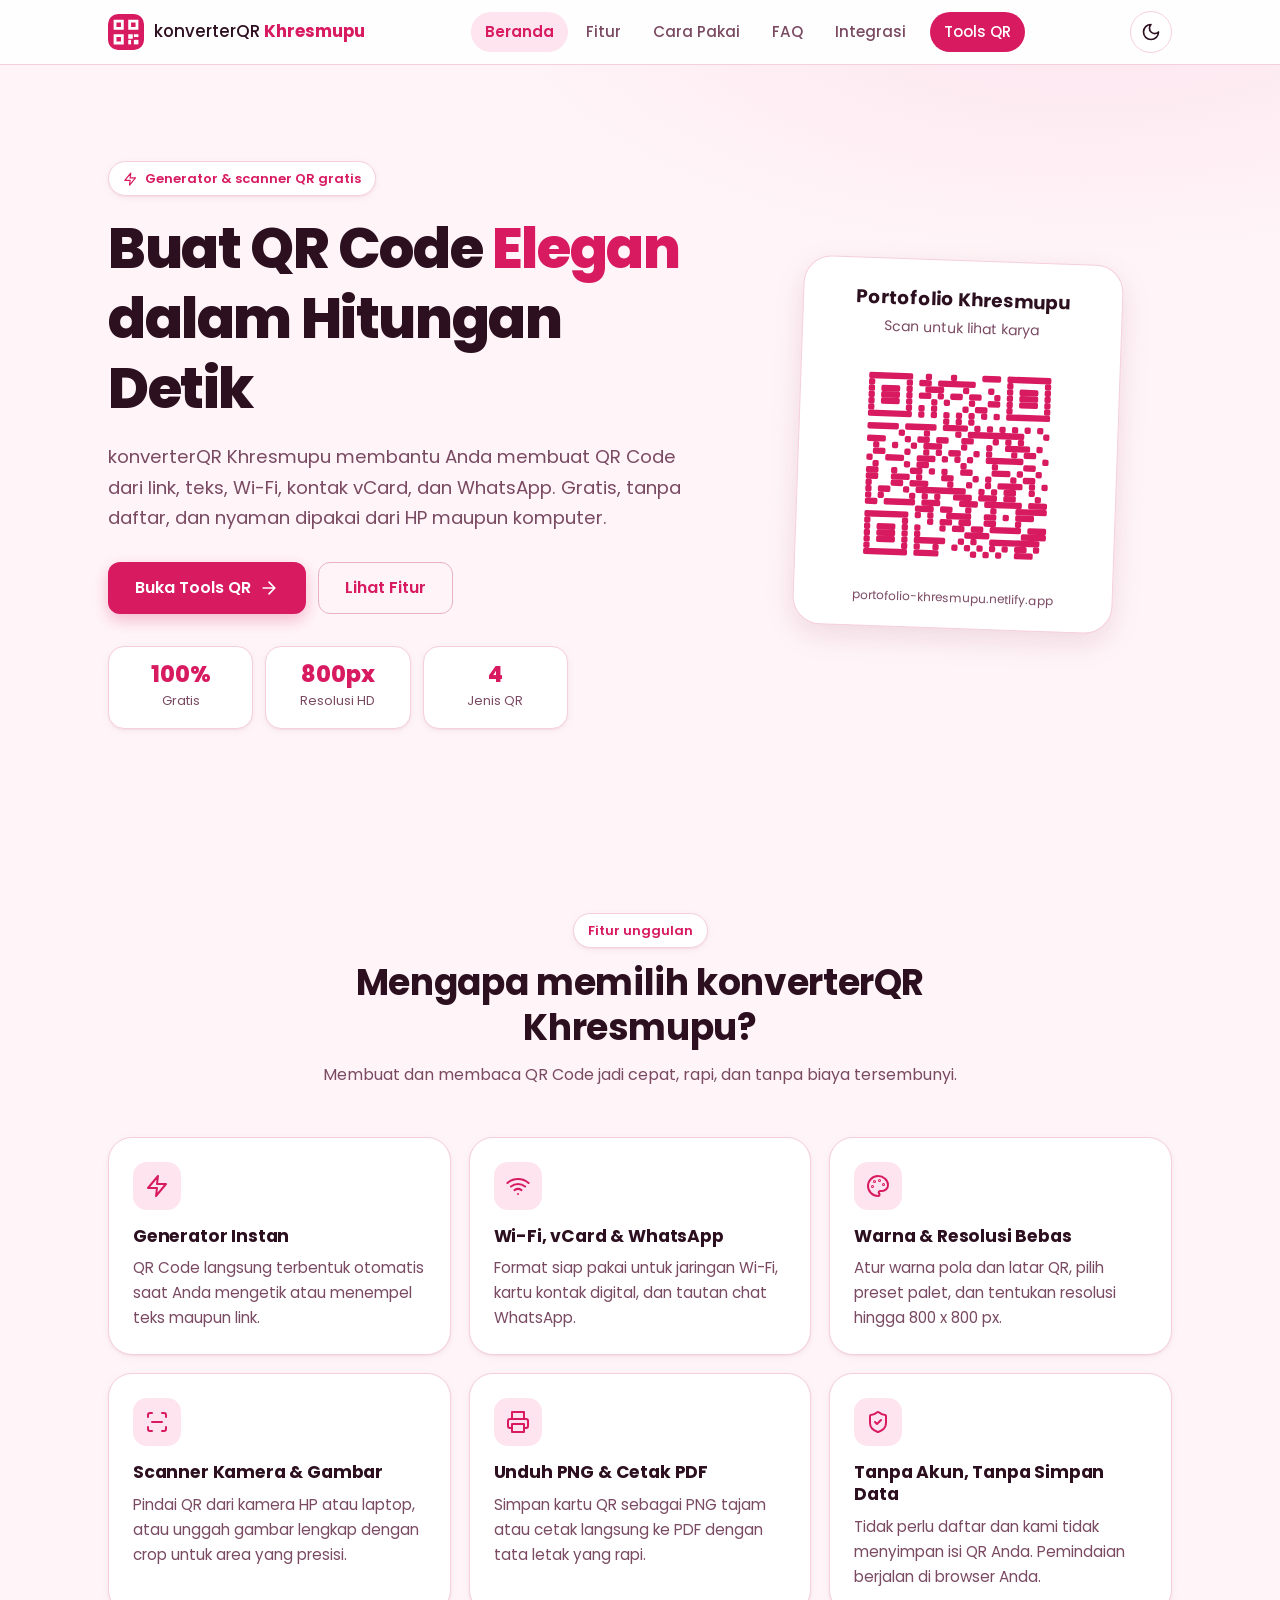
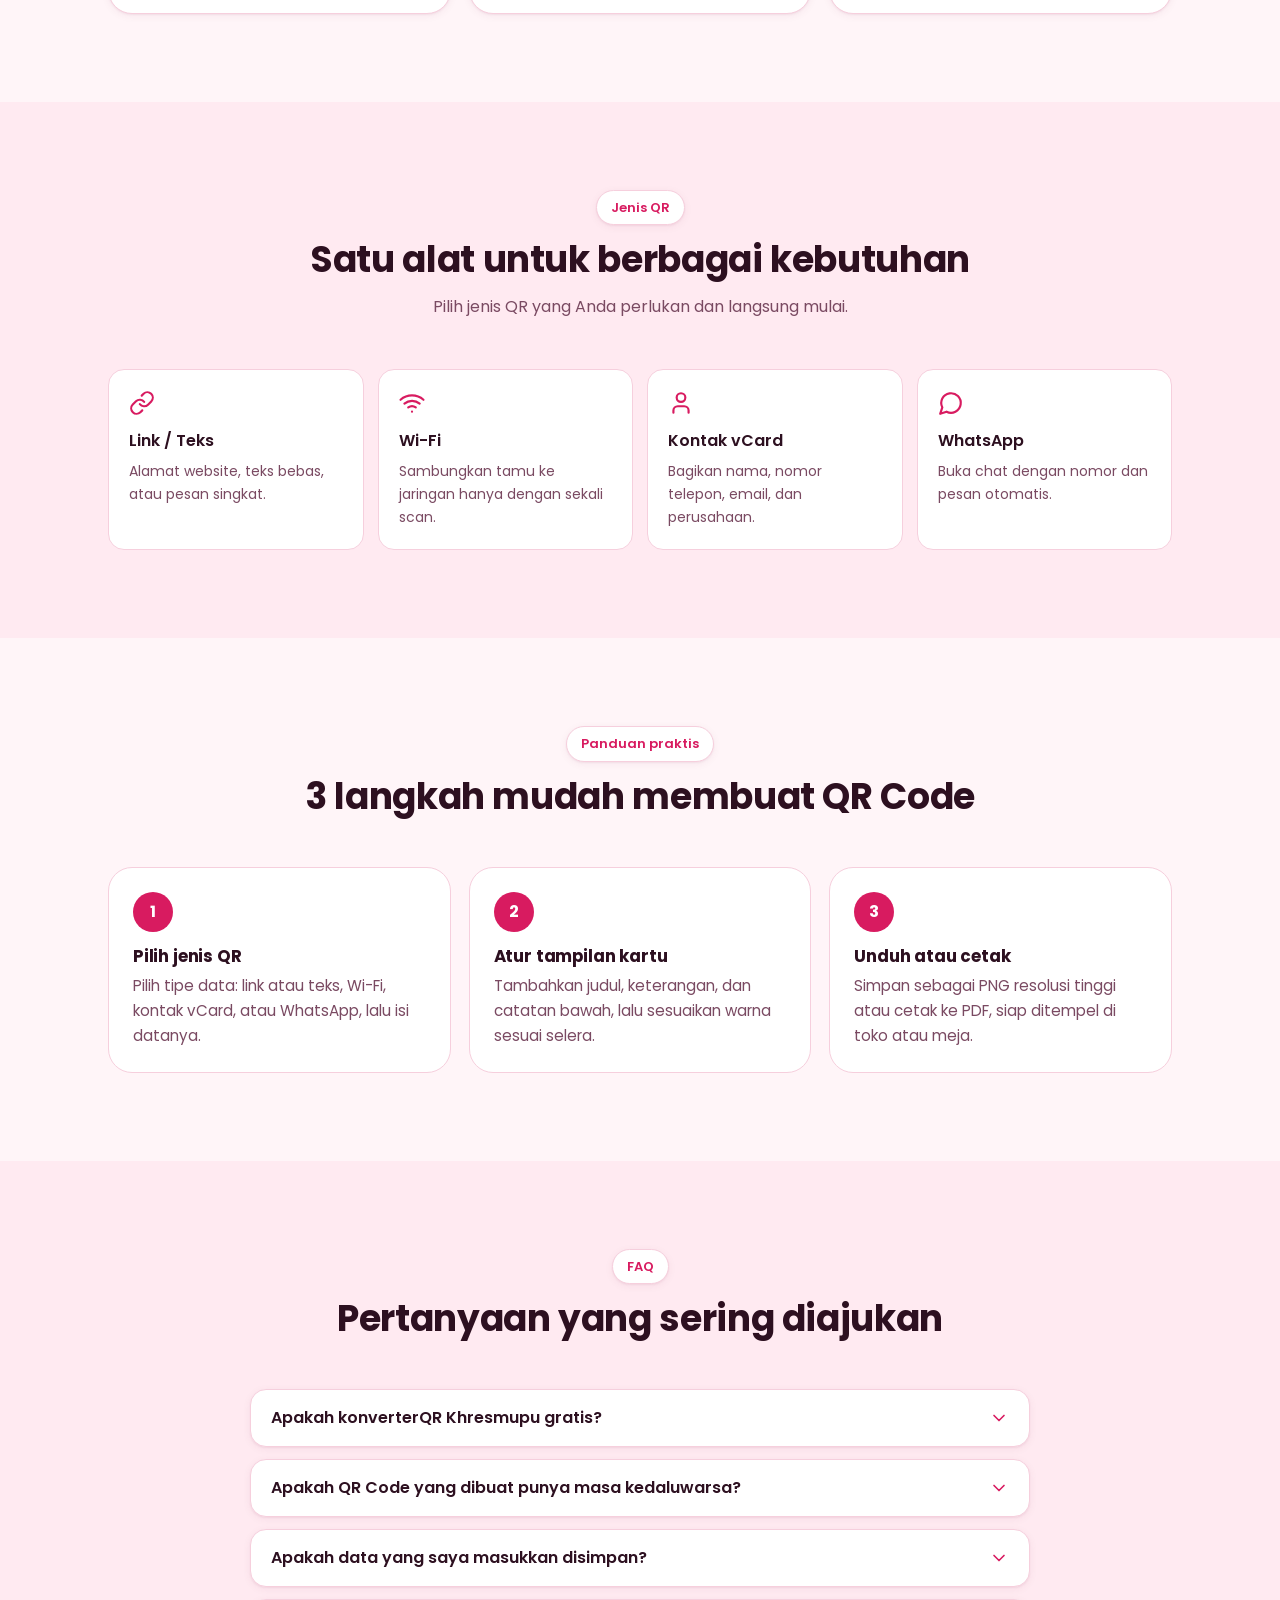
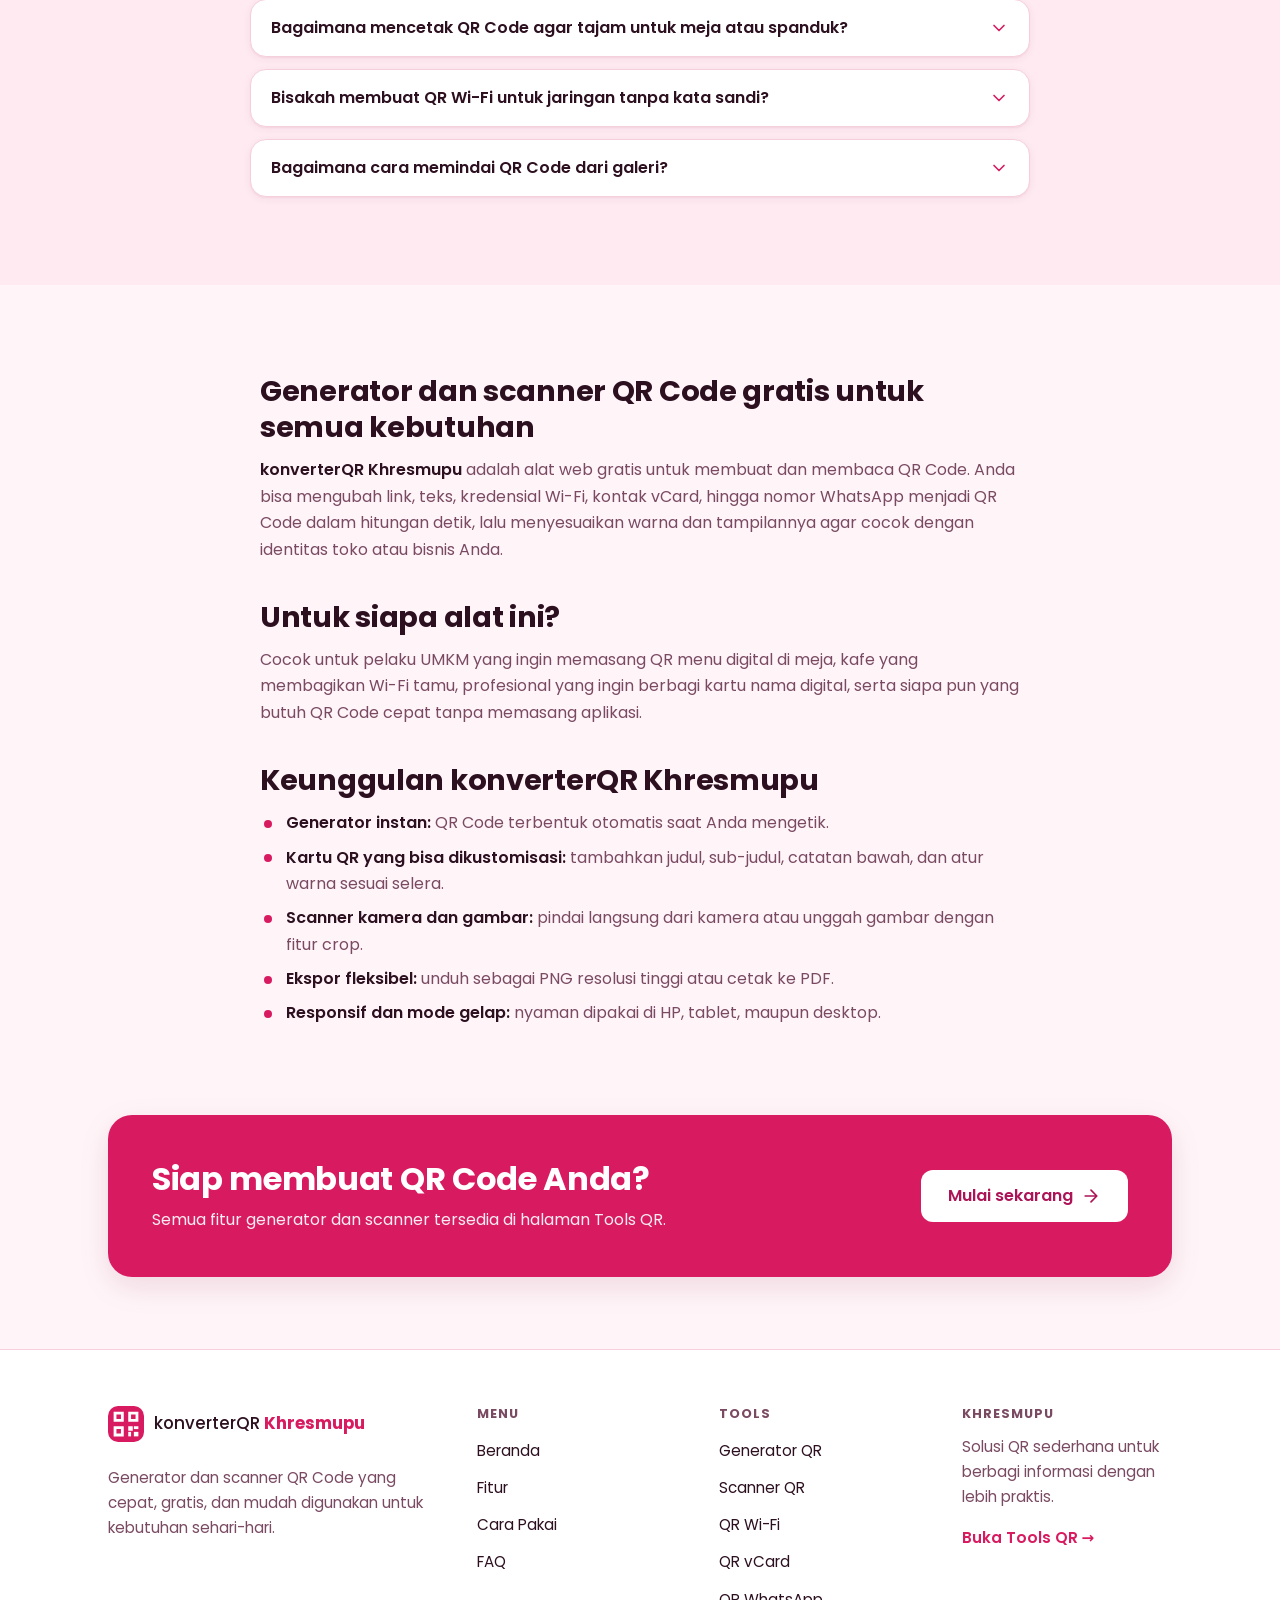
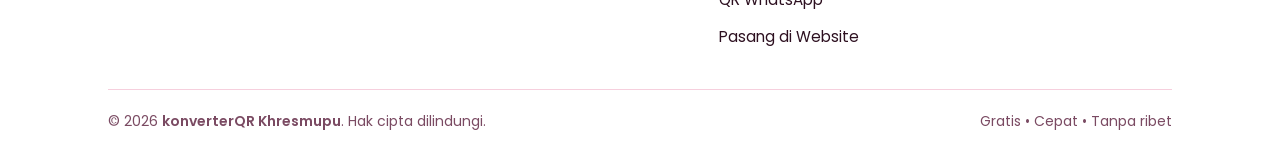
<file: index.html>
<!DOCTYPE html>
<html lang="id" data-theme="light">
<head>
<meta charset="UTF-8">
<meta name="viewport" content="width=device-width, initial-scale=1, viewport-fit=cover">
<title>konverterQR Khresmupu - Generator &amp; Scanner QR Code Gratis Online</title>
<meta name="description" content="Buat QR Code gratis dari link, teks, Wi-Fi, kontak vCard, dan WhatsApp. Kustomisasi warna, unduh PNG atau cetak PDF, plus scanner QR dari kamera dan gambar.">
<meta name="author" content="Khresmupu">
<meta name="robots" content="index, follow, max-snippet:-1, max-image-preview:large, max-video-preview:-1">
<meta name="google-site-verification" content="43ujvjixIp3CSea-qgEmuA0TVBsEQveTsdsb-GbOh_A">
<meta name="theme-color" content="#fff5f8" media="(prefers-color-scheme: light)">
<meta name="theme-color" content="#170710" media="(prefers-color-scheme: dark)">
<link rel="canonical" href="https://konverterqr-khresmupu.netlify.app/">
<link rel="alternate" hreflang="id" href="https://konverterqr-khresmupu.netlify.app/">
<link rel="alternate" hreflang="x-default" href="https://konverterqr-khresmupu.netlify.app/">
<meta property="og:type" content="website">
<meta property="og:locale" content="id_ID">
<meta property="og:site_name" content="konverterQR Khresmupu">
<meta property="og:url" content="https://konverterqr-khresmupu.netlify.app/">
<meta property="og:title" content="konverterQR Khresmupu - Generator &amp; Scanner QR Code Gratis">
<meta property="og:description" content="Buat QR Code dari link, teks, Wi-Fi, vCard, dan WhatsApp secara gratis. Scan QR dari kamera atau gambar langsung di browser.">
<meta property="og:image" content="https://konverterqr-khresmupu.netlify.app/assets/img/og-image.png">
<meta property="og:image:width" content="1200">
<meta property="og:image:height" content="630">
<meta property="og:image:alt" content="konverterQR Khresmupu - Generator dan scanner QR Code gratis">
<meta name="twitter:card" content="summary_large_image">
<meta name="twitter:title" content="konverterQR Khresmupu - Generator &amp; Scanner QR Code Gratis">
<meta name="twitter:description" content="Buat QR Code dari link, teks, Wi-Fi, vCard, dan WhatsApp secara gratis. Scan QR dari kamera atau gambar langsung di browser.">
<meta name="twitter:image" content="https://konverterqr-khresmupu.netlify.app/assets/img/og-image.png">
<link rel="icon" href="favicon.ico" sizes="48x48">
<link rel="icon" href="assets/img/favicon.svg" type="image/svg+xml">
<link rel="icon" href="assets/img/favicon-32.png" type="image/png" sizes="32x32">
<link rel="apple-touch-icon" href="assets/img/apple-touch-icon.png">
<link rel="manifest" href="site.webmanifest">
<link rel="preconnect" href="https://fonts.googleapis.com">
<link rel="preconnect" href="https://fonts.gstatic.com" crossorigin>
<link rel="stylesheet" href="https://fonts.googleapis.com/css2?family=Poppins:wght@400;500;600;700;800&display=swap">
<link rel="stylesheet" href="assets/css/tokens.css?v=5">
<link rel="stylesheet" href="assets/css/base.css?v=5">
<link rel="stylesheet" href="assets/css/layout.css?v=5">
<link rel="stylesheet" href="assets/css/components.css?v=5">
<link rel="stylesheet" href="assets/css/pages.css?v=5">
<link rel="stylesheet" href="assets/css/print.css?v=5" media="print">
<script src="assets/js/theme-init.js"></script>
<script type="application/ld+json">{"@context":"https://schema.org","@type":"WebSite","name":"konverterQR Khresmupu","url":"https://konverterqr-khresmupu.netlify.app/","inLanguage":"id","description":"Website generator dan scanner QR Code gratis dari Khresmupu.","publisher":{"@type":"Person","name":"Khresmupu"}}</script>
<script type="application/ld+json">{"@context":"https://schema.org","@type":"FAQPage","mainEntity":[{"@type":"Question","name":"Apakah konverterQR Khresmupu gratis?","acceptedAnswer":{"@type":"Answer","text":"Ya. Semua fitur gratis tanpa batas pemakaian, tanpa batasan unduhan, dan tanpa perlu membuat akun."}},{"@type":"Question","name":"Apakah QR Code yang dibuat punya masa kedaluwarsa?","acceptedAnswer":{"@type":"Answer","text":"Tidak. QR Code yang dihasilkan bersifat statis: data tertanam langsung di pola gambarnya, sehingga tidak kedaluwarsa selama tujuan yang dimuat (misalnya sebuah link) masih aktif."}},{"@type":"Question","name":"Apakah data yang saya masukkan disimpan?","acceptedAnswer":{"@type":"Answer","text":"Kami tidak meminta akun dan tidak menyimpan isi QR Code Anda. Perlu diketahui, gambar QR dirender oleh layanan pihak ketiga (QR Server), sehingga isi QR dikirim ke layanan tersebut saat QR dibuat. Hindari membuat QR untuk informasi yang sangat rahasia. Pemindaian QR dari kamera atau gambar diproses langsung di perangkat Anda."}},{"@type":"Question","name":"Bagaimana mencetak QR Code agar tajam untuk meja atau spanduk?","acceptedAnswer":{"@type":"Answer","text":"Buka bagian “Kustomisasi kartu & warna”, pilih resolusi 800 x 800 px, lalu klik Unduh PNG atau Cetak / Simpan PDF."}},{"@type":"Question","name":"Bisakah membuat QR Wi-Fi untuk jaringan tanpa kata sandi?","acceptedAnswer":{"@type":"Answer","text":"Bisa. Pilih jenis QR Wi-Fi, lalu atur tipe keamanan ke “Tanpa kata sandi (jaringan terbuka)”."}},{"@type":"Question","name":"Bagaimana cara memindai QR Code dari galeri?","acceptedAnswer":{"@type":"Answer","text":"Buka tab Scan QR, lalu unggah atau tarik-lepas gambar QR ke kotak unggah. Jika belum terbaca otomatis, Anda bisa memotong (crop) area QR agar lebih jelas."}}]}</script>
</head>
<body>
<svg xmlns="http://www.w3.org/2000/svg" aria-hidden="true" focusable="false" style="position:absolute;width:0;height:0;overflow:hidden"><symbol id="i-qr" viewBox="0 0 24 24"><path d="M3 3h7v7H3zM14 3h7v7h-7zM3 14h7v7H3z"/><path d="M14 14h3v3h-3zM20 14v3M14 20h3M20 20v1"/></symbol><symbol id="i-zap" viewBox="0 0 24 24"><path d="M13 2 3 14h9l-1 8 10-12h-9l1-8z"/></symbol><symbol id="i-wifi" viewBox="0 0 24 24"><path d="M5 12.55a11 11 0 0 1 14.08 0M1.42 9a16 16 0 0 1 21.16 0M8.53 16.11a6 6 0 0 1 6.95 0M12 20h.01"/></symbol><symbol id="i-user" viewBox="0 0 24 24"><path d="M19 21v-2a4 4 0 0 0-4-4H9a4 4 0 0 0-4 4v2"/><circle cx="12" cy="7" r="4"/></symbol><symbol id="i-chat" viewBox="0 0 24 24"><path d="M7.9 20A9 9 0 1 0 4 16.1L2 22z"/></symbol><symbol id="i-palette" viewBox="0 0 24 24"><circle cx="13.5" cy="6.5" r=".5"/><circle cx="17.5" cy="10.5" r=".5"/><circle cx="8.5" cy="7.5" r=".5"/><circle cx="6.5" cy="12.5" r=".5"/><path d="M12 2C6.5 2 2 6.5 2 12s4.5 10 10 10c.93 0 1.5-.75 1.5-1.5 0-.4-.15-.74-.39-1.01-.23-.26-.38-.6-.38-.99 0-.83.67-1.5 1.5-1.5H16c3.31 0 6-2.69 6-6 0-4.96-4.48-9-10-9z"/></symbol><symbol id="i-scan" viewBox="0 0 24 24"><path d="M3 7V5a2 2 0 0 1 2-2h2M17 3h2a2 2 0 0 1 2 2v2M21 17v2a2 2 0 0 1-2 2h-2M7 21H5a2 2 0 0 1-2-2v-2M7 12h10"/></symbol><symbol id="i-printer" viewBox="0 0 24 24"><path d="M6 9V2h12v7M6 18H4a2 2 0 0 1-2-2v-5a2 2 0 0 1 2-2h16a2 2 0 0 1 2 2v5a2 2 0 0 1-2 2h-2"/><rect x="6" y="14" width="12" height="8"/></symbol><symbol id="i-shield" viewBox="0 0 24 24"><path d="M20 13c0 5-3.5 7.5-7.66 8.95a1 1 0 0 1-.67-.01C7.5 20.5 4 18 4 13V6a1 1 0 0 1 1-1c2 0 4.5-1.2 6.24-2.72a1.17 1.17 0 0 1 1.52 0C14.51 3.81 17 5 19 5a1 1 0 0 1 1 1z"/><path d="m9 12 2 2 4-4"/></symbol><symbol id="i-link" viewBox="0 0 24 24"><path d="M10 13a5 5 0 0 0 7.54.54l3-3a5 5 0 0 0-7.07-7.07l-1.72 1.71M14 11a5 5 0 0 0-7.54-.54l-3 3a5 5 0 0 0 7.07 7.07l1.71-1.71"/></symbol><symbol id="i-clipboard" viewBox="0 0 24 24"><rect x="8" y="2" width="8" height="4" rx="1"/><path d="M16 4h2a2 2 0 0 1 2 2v14a2 2 0 0 1-2 2H6a2 2 0 0 1-2-2V6a2 2 0 0 1 2-2h2"/></symbol><symbol id="i-refresh" viewBox="0 0 24 24"><path d="M3 12a9 9 0 1 0 9-9 9.75 9.75 0 0 0-6.74 2.74L3 8M3 3v5h5"/></symbol><symbol id="i-download" viewBox="0 0 24 24"><path d="M21 15v4a2 2 0 0 1-2 2H5a2 2 0 0 1-2-2v-4M7 10l5 5 5-5M12 15V3"/></symbol><symbol id="i-camera" viewBox="0 0 24 24"><path d="M14.5 4h-5L7 7H4a2 2 0 0 0-2 2v9a2 2 0 0 0 2 2h16a2 2 0 0 0 2-2V9a2 2 0 0 0-2-2h-3z"/><circle cx="12" cy="13" r="3"/></symbol><symbol id="i-crop" viewBox="0 0 24 24"><path d="M6 2v14a2 2 0 0 0 2 2h14M18 22V8a2 2 0 0 0-2-2H2"/></symbol><symbol id="i-copy" viewBox="0 0 24 24"><rect x="9" y="9" width="13" height="13" rx="2"/><path d="M5 15H4a2 2 0 0 1-2-2V4a2 2 0 0 1 2-2h9a2 2 0 0 1 2 2v1"/></symbol><symbol id="i-external" viewBox="0 0 24 24"><path d="M18 13v6a2 2 0 0 1-2 2H5a2 2 0 0 1-2-2V8a2 2 0 0 1 2-2h6M15 3h6v6M10 14 21 3"/></symbol><symbol id="i-sun" viewBox="0 0 24 24"><circle cx="12" cy="12" r="4"/><path d="M12 2v2M12 20v2m-7.07-2.93 1.41-1.41m11.32-11.32 1.41-1.41M2 12h2m16 0h2M6.34 6.34 4.93 4.93m14.14 14.14-1.41-1.41"/></symbol><symbol id="i-moon" viewBox="0 0 24 24"><path d="M12 3a6 6 0 0 0 9 9 9 9 0 1 1-9-9Z"/></symbol><symbol id="i-menu" viewBox="0 0 24 24"><path d="M4 6h16M4 12h16M4 18h16"/></symbol><symbol id="i-x" viewBox="0 0 24 24"><path d="M18 6 6 18M6 6l12 12"/></symbol><symbol id="i-chevron" viewBox="0 0 24 24"><path d="m6 9 6 6 6-6"/></symbol><symbol id="i-check" viewBox="0 0 24 24"><path d="M22 11.08V12a10 10 0 1 1-5.93-9.14"/><path d="m9 11 3 3L22 4"/></symbol><symbol id="i-upload" viewBox="0 0 24 24"><path d="M21 15v4a2 2 0 0 1-2 2H5a2 2 0 0 1-2-2v-4M17 8l-5-5-5 5M12 3v12"/></symbol><symbol id="i-arrow" viewBox="0 0 24 24"><path d="M5 12h14M12 5l7 7-7 7"/></symbol><symbol id="i-alert" viewBox="0 0 24 24"><circle cx="12" cy="12" r="10"/><path d="M12 8v4M12 16h.01"/></symbol><symbol id="i-sliders" viewBox="0 0 24 24"><path d="M4 21v-7M4 10V3M12 21v-9M12 8V3M20 21v-5M20 12V3M1 14h6M9 8h6M17 16h6"/></symbol><symbol id="i-home" viewBox="0 0 24 24"><path d="m3 9 9-7 9 7v11a2 2 0 0 1-2 2H5a2 2 0 0 1-2-2z"/><path d="M9 22V12h6v10"/></symbol></svg>
<a class="skip-link" href="#main">Lewati ke konten utama</a>
<header class="site-header">
  <div class="container header-inner">
    <a class="brand" href="./" aria-label="konverterQR Khresmupu - Beranda">
      <img src="assets/img/favicon.svg" width="36" height="36" alt="">
      <span class="brand-text">konverterQR <strong>Khresmupu</strong></span>
    </a>
    <nav id="site-nav" class="site-nav" aria-label="Navigasi utama">
      <ul><li><a href="./" aria-current="page">Beranda</a></li><li><a href="./#fitur">Fitur</a></li><li><a href="./#cara-pakai">Cara Pakai</a></li><li><a href="./#faq">FAQ</a></li><li><a href="integrasi.html">Integrasi</a></li><li><a href="tools.html" class="nav-cta">Tools QR</a></li></ul>
    </nav>
    <div class="header-actions">
      <button type="button" class="icon-btn" data-theme-toggle aria-label="Ganti ke mode gelap" aria-pressed="false">
        <svg class="icon icon-moon" aria-hidden="true" focusable="false"><use href="#i-moon"/></svg><svg class="icon icon-sun" aria-hidden="true" focusable="false"><use href="#i-sun"/></svg>
      </button>
      <button type="button" class="icon-btn nav-toggle" aria-expanded="false" aria-controls="site-nav" aria-label="Buka menu">
        <svg class="icon icon-open" aria-hidden="true" focusable="false"><use href="#i-menu"/></svg><svg class="icon icon-close" aria-hidden="true" focusable="false"><use href="#i-x"/></svg>
      </button>
    </div>
  </div>
</header>
<main id="main">
  <section class="hero" aria-labelledby="hero-title">
    <div class="container hero-grid">
      <div class="hero-copy">
        <span class="badge"><svg class="icon" aria-hidden="true" focusable="false"><use href="#i-zap"/></svg> Generator &amp; scanner QR gratis</span>
        <h1 id="hero-title">Buat QR Code <em>Elegan</em> dalam Hitungan Detik</h1>
        <p class="lead">konverterQR Khresmupu membantu Anda membuat QR Code dari link, teks, Wi-Fi, kontak vCard, dan WhatsApp. Gratis, tanpa daftar, dan nyaman dipakai dari HP maupun komputer.</p>
        <div class="cta-row">
          <a class="btn btn-primary btn-lg" href="tools.html">Buka Tools QR <svg class="icon" aria-hidden="true" focusable="false"><use href="#i-arrow"/></svg></a>
          <a class="btn btn-ghost btn-lg" href="#fitur">Lihat Fitur</a>
        </div>
        <ul class="stats" aria-label="Ringkasan">
          <li><strong>100%</strong><span>Gratis</span></li>
          <li><strong>800px</strong><span>Resolusi HD</span></li>
          <li><strong>4</strong><span>Jenis QR</span></li>
        </ul>
      </div>
      <div class="hero-visual">
        <div class="demo-card">
          <p class="demo-title">Portofolio Khresmupu</p>
          <p class="demo-sub">Scan untuk lihat karya</p>
          <img src="assets/img/qr-illustration.svg" width="200" height="200" alt="QR Code menuju portofolio Khresmupu" decoding="async">
          <p class="demo-foot">portofolio-khresmupu.netlify.app</p>
        </div>
      </div>
    </div>
  </section>

  <section class="section" id="fitur" aria-labelledby="fitur-title">
    <div class="container">
      <div class="section-head">
        <span class="badge">Fitur unggulan</span>
        <h2 id="fitur-title">Mengapa memilih konverterQR Khresmupu?</h2>
        <p>Membuat dan membaca QR Code jadi cepat, rapi, dan tanpa biaya tersembunyi.</p>
      </div>
      <div class="grid-cards">
      <article class="feature-card">
        <div class="feature-icon"><svg class="icon" aria-hidden="true" focusable="false"><use href="#i-zap"/></svg></div>
        <h3>Generator Instan</h3>
        <p>QR Code langsung terbentuk otomatis saat Anda mengetik atau menempel teks maupun link.</p>
      </article>
<article class="feature-card">
        <div class="feature-icon"><svg class="icon" aria-hidden="true" focusable="false"><use href="#i-wifi"/></svg></div>
        <h3>Wi-Fi, vCard &amp; WhatsApp</h3>
        <p>Format siap pakai untuk jaringan Wi-Fi, kartu kontak digital, dan tautan chat WhatsApp.</p>
      </article>
<article class="feature-card">
        <div class="feature-icon"><svg class="icon" aria-hidden="true" focusable="false"><use href="#i-palette"/></svg></div>
        <h3>Warna &amp; Resolusi Bebas</h3>
        <p>Atur warna pola dan latar QR, pilih preset palet, dan tentukan resolusi hingga 800 x 800 px.</p>
      </article>
<article class="feature-card">
        <div class="feature-icon"><svg class="icon" aria-hidden="true" focusable="false"><use href="#i-scan"/></svg></div>
        <h3>Scanner Kamera &amp; Gambar</h3>
        <p>Pindai QR dari kamera HP atau laptop, atau unggah gambar lengkap dengan crop untuk area yang presisi.</p>
      </article>
<article class="feature-card">
        <div class="feature-icon"><svg class="icon" aria-hidden="true" focusable="false"><use href="#i-printer"/></svg></div>
        <h3>Unduh PNG &amp; Cetak PDF</h3>
        <p>Simpan kartu QR sebagai PNG tajam atau cetak langsung ke PDF dengan tata letak yang rapi.</p>
      </article>
<article class="feature-card">
        <div class="feature-icon"><svg class="icon" aria-hidden="true" focusable="false"><use href="#i-shield"/></svg></div>
        <h3>Tanpa Akun, Tanpa Simpan Data</h3>
        <p>Tidak perlu daftar dan kami tidak menyimpan isi QR Anda. Pemindaian berjalan di browser Anda.</p>
      </article>
      </div>
    </div>
  </section>

  <section class="section section-alt" id="jenis-qr" aria-labelledby="jenis-title">
    <div class="container">
      <div class="section-head">
        <span class="badge">Jenis QR</span>
        <h2 id="jenis-title">Satu alat untuk berbagai kebutuhan</h2>
        <p>Pilih jenis QR yang Anda perlukan dan langsung mulai.</p>
      </div>
      <div class="type-grid">
      <a class="type-card" href="tools.html"><svg class="icon" aria-hidden="true" focusable="false"><use href="#i-link"/></svg><strong>Link / Teks</strong><span>Alamat website, teks bebas, atau pesan singkat.</span></a>
<a class="type-card" href="tools.html?type=wifi"><svg class="icon" aria-hidden="true" focusable="false"><use href="#i-wifi"/></svg><strong>Wi-Fi</strong><span>Sambungkan tamu ke jaringan hanya dengan sekali scan.</span></a>
<a class="type-card" href="tools.html?type=vcard"><svg class="icon" aria-hidden="true" focusable="false"><use href="#i-user"/></svg><strong>Kontak vCard</strong><span>Bagikan nama, nomor telepon, email, dan perusahaan.</span></a>
<a class="type-card" href="tools.html?type=whatsapp"><svg class="icon" aria-hidden="true" focusable="false"><use href="#i-chat"/></svg><strong>WhatsApp</strong><span>Buka chat dengan nomor dan pesan otomatis.</span></a>
      </div>
    </div>
  </section>

  <section class="section" id="cara-pakai" aria-labelledby="cara-title">
    <div class="container">
      <div class="section-head">
        <span class="badge">Panduan praktis</span>
        <h2 id="cara-title">3 langkah mudah membuat QR Code</h2>
      </div>
      <ol class="steps">
      <li class="step"><h3>Pilih jenis QR</h3><p>Pilih tipe data: link atau teks, Wi-Fi, kontak vCard, atau WhatsApp, lalu isi datanya.</p></li>
<li class="step"><h3>Atur tampilan kartu</h3><p>Tambahkan judul, keterangan, dan catatan bawah, lalu sesuaikan warna sesuai selera.</p></li>
<li class="step"><h3>Unduh atau cetak</h3><p>Simpan sebagai PNG resolusi tinggi atau cetak ke PDF, siap ditempel di toko atau meja.</p></li>
      </ol>
    </div>
  </section>

  <section class="section section-alt" id="faq" aria-labelledby="faq-title">
    <div class="container">
      <div class="section-head">
        <span class="badge">FAQ</span>
        <h2 id="faq-title">Pertanyaan yang sering diajukan</h2>
      </div>
      <div class="accordion">
      <details>
        <summary><span>Apakah konverterQR Khresmupu gratis?</span><svg class="icon" aria-hidden="true" focusable="false"><use href="#i-chevron"/></svg></summary>
        <div class="answer"><p>Ya. Semua fitur gratis tanpa batas pemakaian, tanpa batasan unduhan, dan tanpa perlu membuat akun.</p></div>
      </details>
<details>
        <summary><span>Apakah QR Code yang dibuat punya masa kedaluwarsa?</span><svg class="icon" aria-hidden="true" focusable="false"><use href="#i-chevron"/></svg></summary>
        <div class="answer"><p>Tidak. QR Code yang dihasilkan bersifat statis: data tertanam langsung di pola gambarnya, sehingga tidak kedaluwarsa selama tujuan yang dimuat (misalnya sebuah link) masih aktif.</p></div>
      </details>
<details>
        <summary><span>Apakah data yang saya masukkan disimpan?</span><svg class="icon" aria-hidden="true" focusable="false"><use href="#i-chevron"/></svg></summary>
        <div class="answer"><p>Kami tidak meminta akun dan tidak menyimpan isi QR Code Anda. Perlu diketahui, gambar QR dirender oleh layanan pihak ketiga (QR Server), sehingga isi QR dikirim ke layanan tersebut saat QR dibuat. Hindari membuat QR untuk informasi yang sangat rahasia. Pemindaian QR dari kamera atau gambar diproses langsung di perangkat Anda.</p></div>
      </details>
<details>
        <summary><span>Bagaimana mencetak QR Code agar tajam untuk meja atau spanduk?</span><svg class="icon" aria-hidden="true" focusable="false"><use href="#i-chevron"/></svg></summary>
        <div class="answer"><p>Buka bagian “Kustomisasi kartu &amp; warna”, pilih resolusi 800 x 800 px, lalu klik Unduh PNG atau Cetak / Simpan PDF.</p></div>
      </details>
<details>
        <summary><span>Bisakah membuat QR Wi-Fi untuk jaringan tanpa kata sandi?</span><svg class="icon" aria-hidden="true" focusable="false"><use href="#i-chevron"/></svg></summary>
        <div class="answer"><p>Bisa. Pilih jenis QR Wi-Fi, lalu atur tipe keamanan ke “Tanpa kata sandi (jaringan terbuka)”.</p></div>
      </details>
<details>
        <summary><span>Bagaimana cara memindai QR Code dari galeri?</span><svg class="icon" aria-hidden="true" focusable="false"><use href="#i-chevron"/></svg></summary>
        <div class="answer"><p>Buka tab Scan QR, lalu unggah atau tarik-lepas gambar QR ke kotak unggah. Jika belum terbaca otomatis, Anda bisa memotong (crop) area QR agar lebih jelas.</p></div>
      </details>
      </div>
    </div>
  </section>

  <section class="section" aria-labelledby="tentang-title">
    <div class="container">
      <article class="prose">
        <h2 id="tentang-title">Generator dan scanner QR Code gratis untuk semua kebutuhan</h2>
        <p><strong>konverterQR Khresmupu</strong> adalah alat web gratis untuk membuat dan membaca QR Code. Anda bisa mengubah link, teks, kredensial Wi-Fi, kontak vCard, hingga nomor WhatsApp menjadi QR Code dalam hitungan detik, lalu menyesuaikan warna dan tampilannya agar cocok dengan identitas toko atau bisnis Anda.</p>
        <h2>Untuk siapa alat ini?</h2>
        <p>Cocok untuk pelaku UMKM yang ingin memasang QR menu digital di meja, kafe yang membagikan Wi-Fi tamu, profesional yang ingin berbagi kartu nama digital, serta siapa pun yang butuh QR Code cepat tanpa memasang aplikasi.</p>
        <h2>Keunggulan konverterQR Khresmupu</h2>
        <ul>
          <li><strong>Generator instan:</strong> QR Code terbentuk otomatis saat Anda mengetik.</li>
          <li><strong>Kartu QR yang bisa dikustomisasi:</strong> tambahkan judul, sub-judul, catatan bawah, dan atur warna sesuai selera.</li>
          <li><strong>Scanner kamera dan gambar:</strong> pindai langsung dari kamera atau unggah gambar dengan fitur crop.</li>
          <li><strong>Ekspor fleksibel:</strong> unduh sebagai PNG resolusi tinggi atau cetak ke PDF.</li>
          <li><strong>Responsif dan mode gelap:</strong> nyaman dipakai di HP, tablet, maupun desktop.</li>
        </ul>
      </article>
    </div>
  </section>

  <section class="container" aria-labelledby="cta-title">
    <div class="cta-band">
      <div>
        <h2 id="cta-title">Siap membuat QR Code Anda?</h2>
        <p>Semua fitur generator dan scanner tersedia di halaman Tools QR.</p>
      </div>
      <a class="btn btn-lg" href="tools.html">Mulai sekarang <svg class="icon" aria-hidden="true" focusable="false"><use href="#i-arrow"/></svg></a>
    </div>
  </section>
</main>
<footer class="site-footer">
  <div class="container">
    <div class="footer-grid">
      <div class="footer-brand">
        <a class="brand" href="./" aria-label="konverterQR Khresmupu - Beranda">
          <img src="assets/img/favicon.svg" width="36" height="36" alt="" loading="lazy">
          <span class="brand-text">konverterQR <strong>Khresmupu</strong></span>
        </a>
        <p>Generator dan scanner QR Code yang cepat, gratis, dan mudah digunakan untuk kebutuhan sehari-hari.</p>
      </div>
      <nav class="footer-col" aria-label="Menu footer">
        <h2>Menu</h2>
        <ul>
          <li><a href="./">Beranda</a></li>
          <li><a href="./#fitur">Fitur</a></li>
          <li><a href="./#cara-pakai">Cara Pakai</a></li>
          <li><a href="./#faq">FAQ</a></li>
        </ul>
      </nav>
      <nav class="footer-col" aria-label="Tools footer">
        <h2>Tools</h2>
        <ul>
          <li><a href="tools.html">Generator QR</a></li>
          <li><a href="tools.html#scan">Scanner QR</a></li>
          <li><a href="tools.html?type=wifi">QR Wi-Fi</a></li>
          <li><a href="tools.html?type=vcard">QR vCard</a></li>
          <li><a href="tools.html?type=whatsapp">QR WhatsApp</a></li>
          <li><a href="integrasi.html">Pasang di Website</a></li>
        </ul>
      </nav>
      <div class="footer-col">
        <h2>Khresmupu</h2>
        <p style="color:var(--text-muted);font-size:.95rem">Solusi QR sederhana untuk berbagi informasi dengan lebih praktis.</p>
        <p style="margin-top:12px"><a href="tools.html" style="font-weight:600;color:var(--accent)">Buka Tools QR &rarr;</a></p>
      </div>
    </div>
    <div class="footer-bottom">
      <p>&copy; <span data-year>2026</span> <strong>konverterQR Khresmupu</strong>. Hak cipta dilindungi.</p>
      <p>Gratis &bull; Cepat &bull; Tanpa ribet</p>
    </div>
  </div>
</footer>
<div id="toast-container" class="toast-container" role="status" aria-live="polite"></div>
<script src="assets/js/common.js?v=5" defer></script>
</body>
</html>
</file>
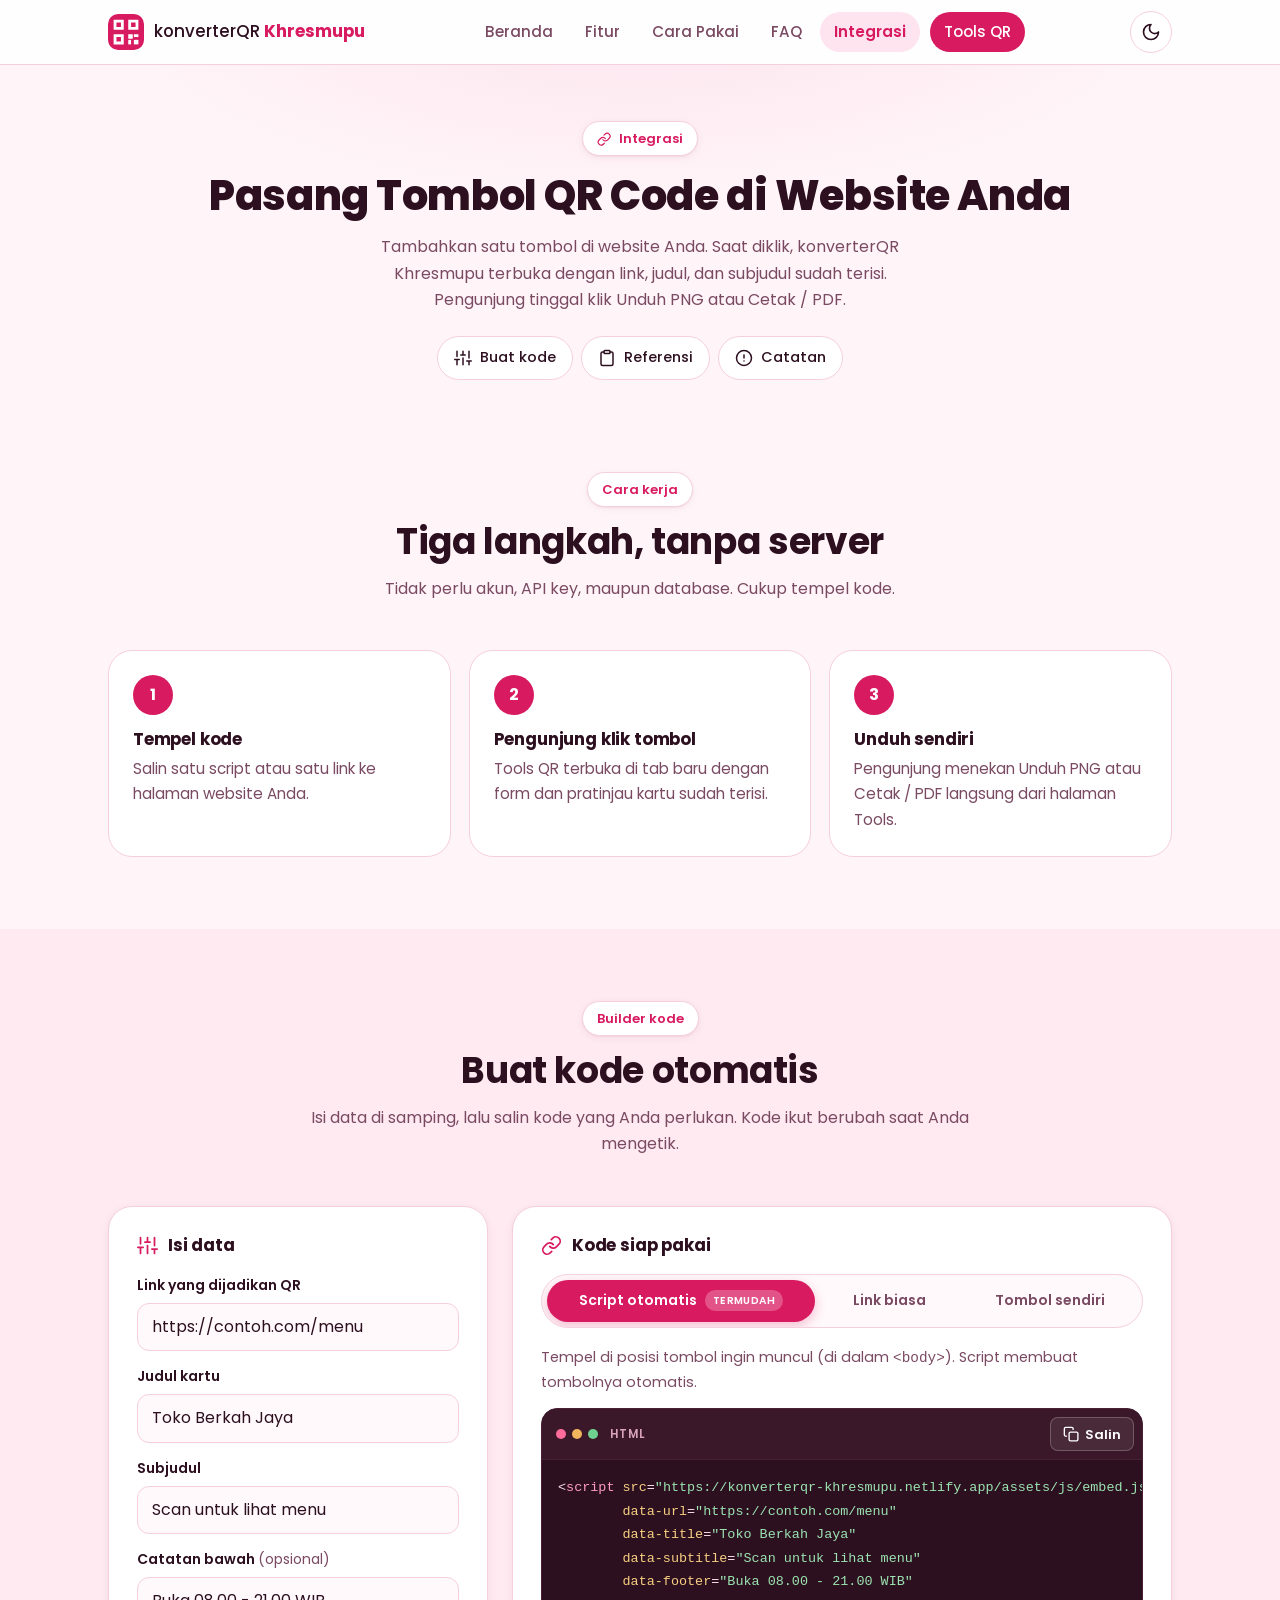
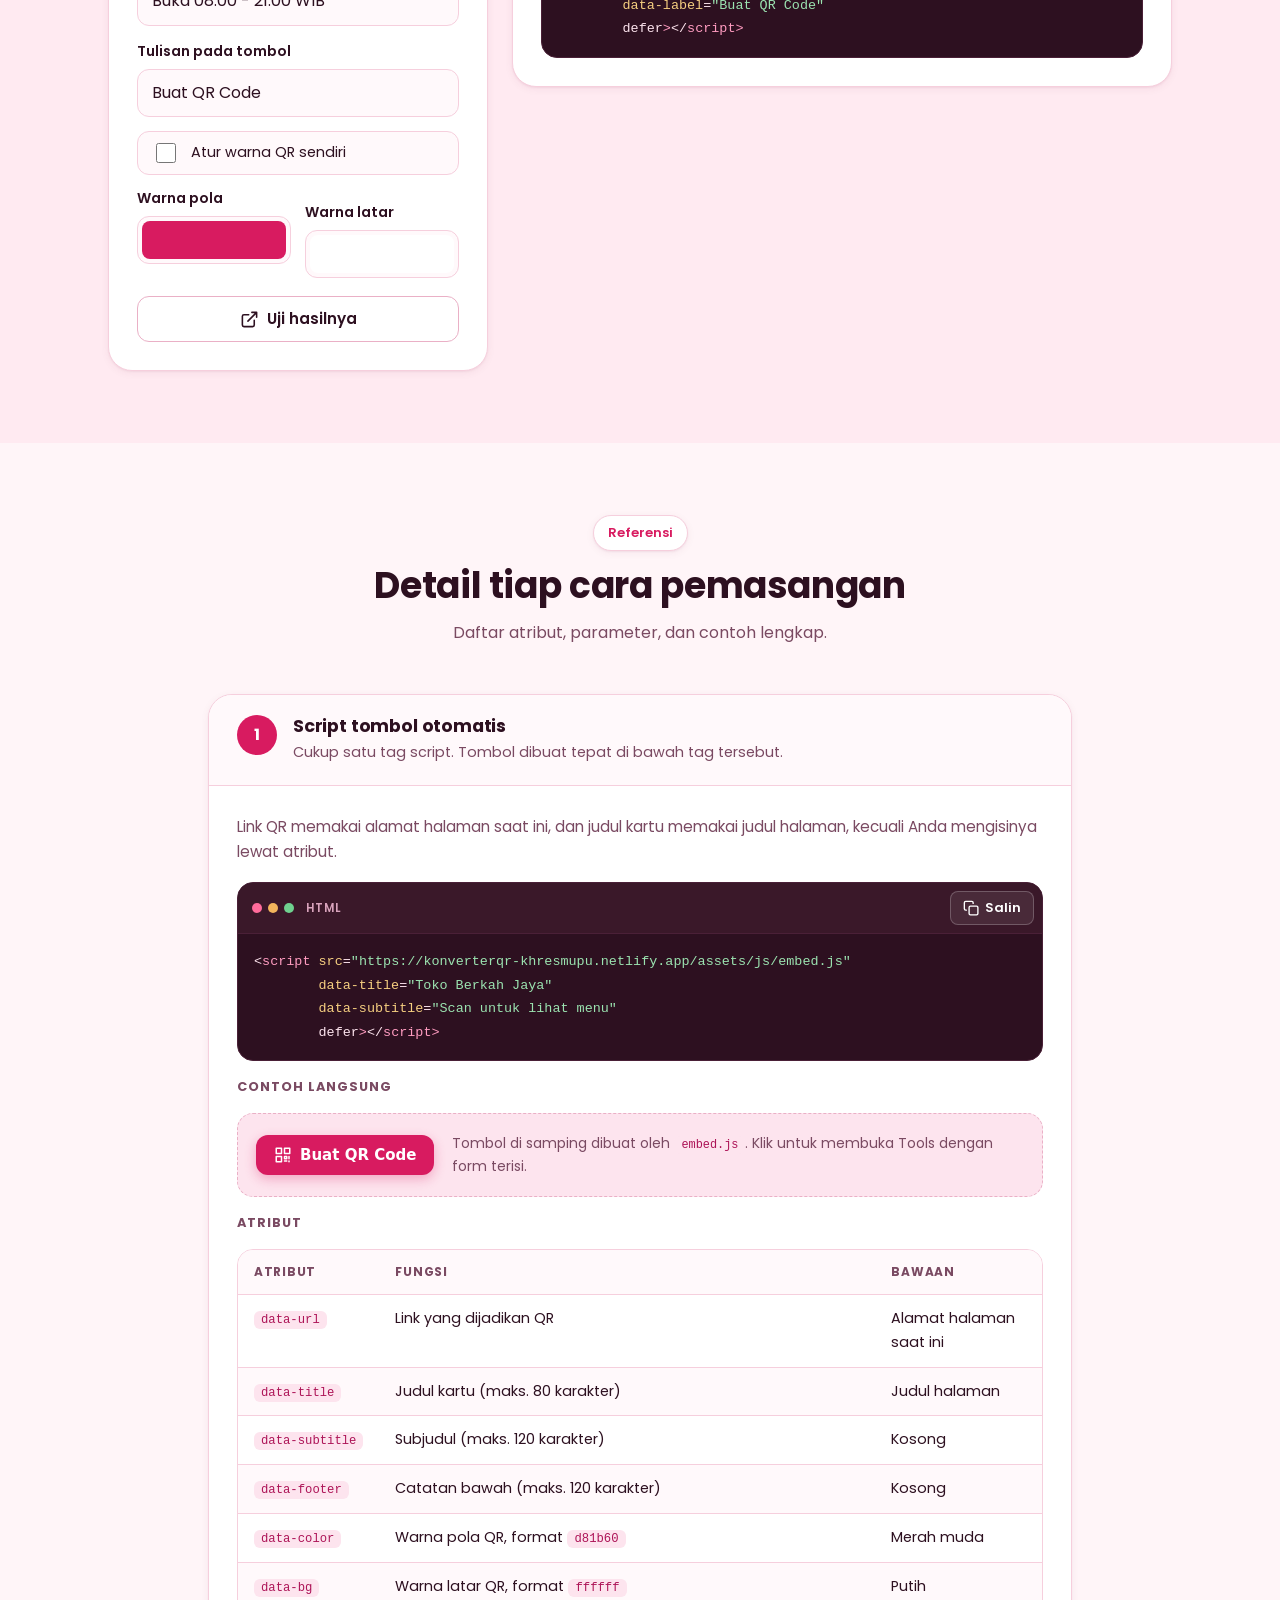
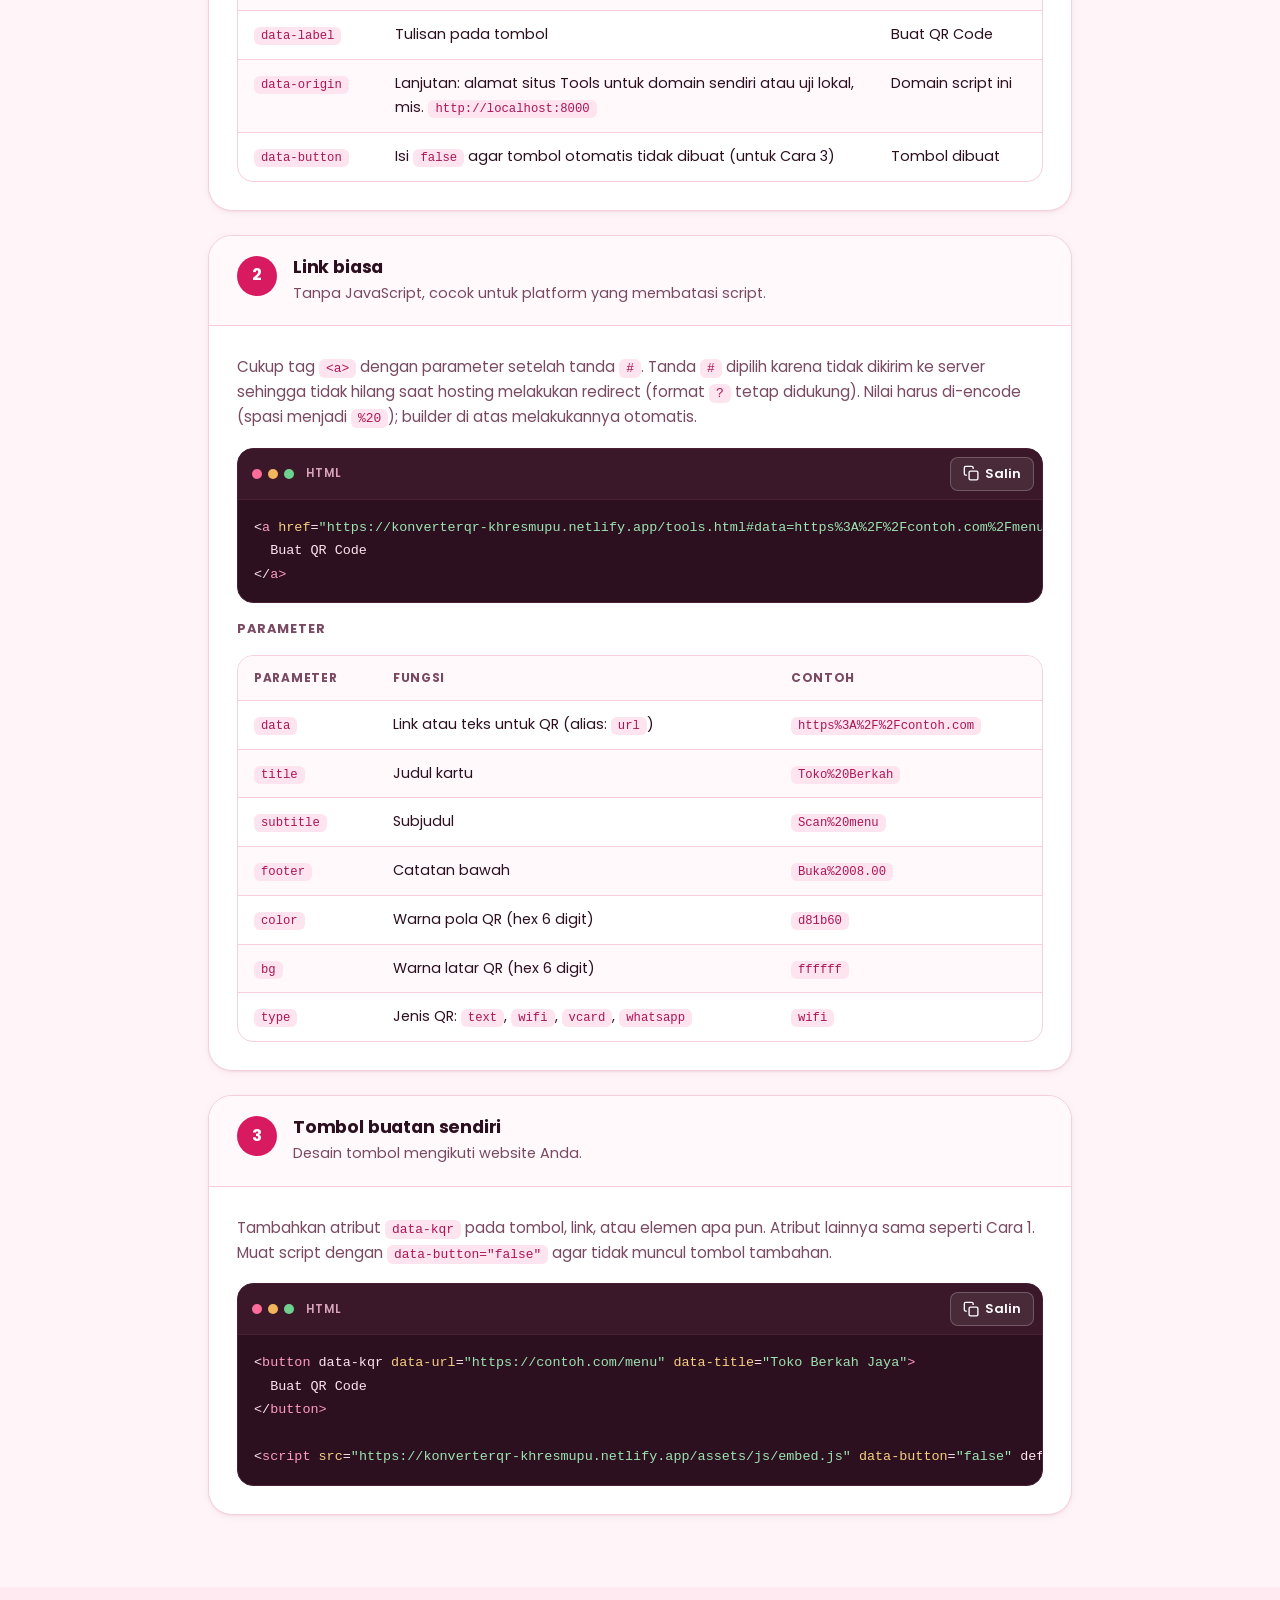
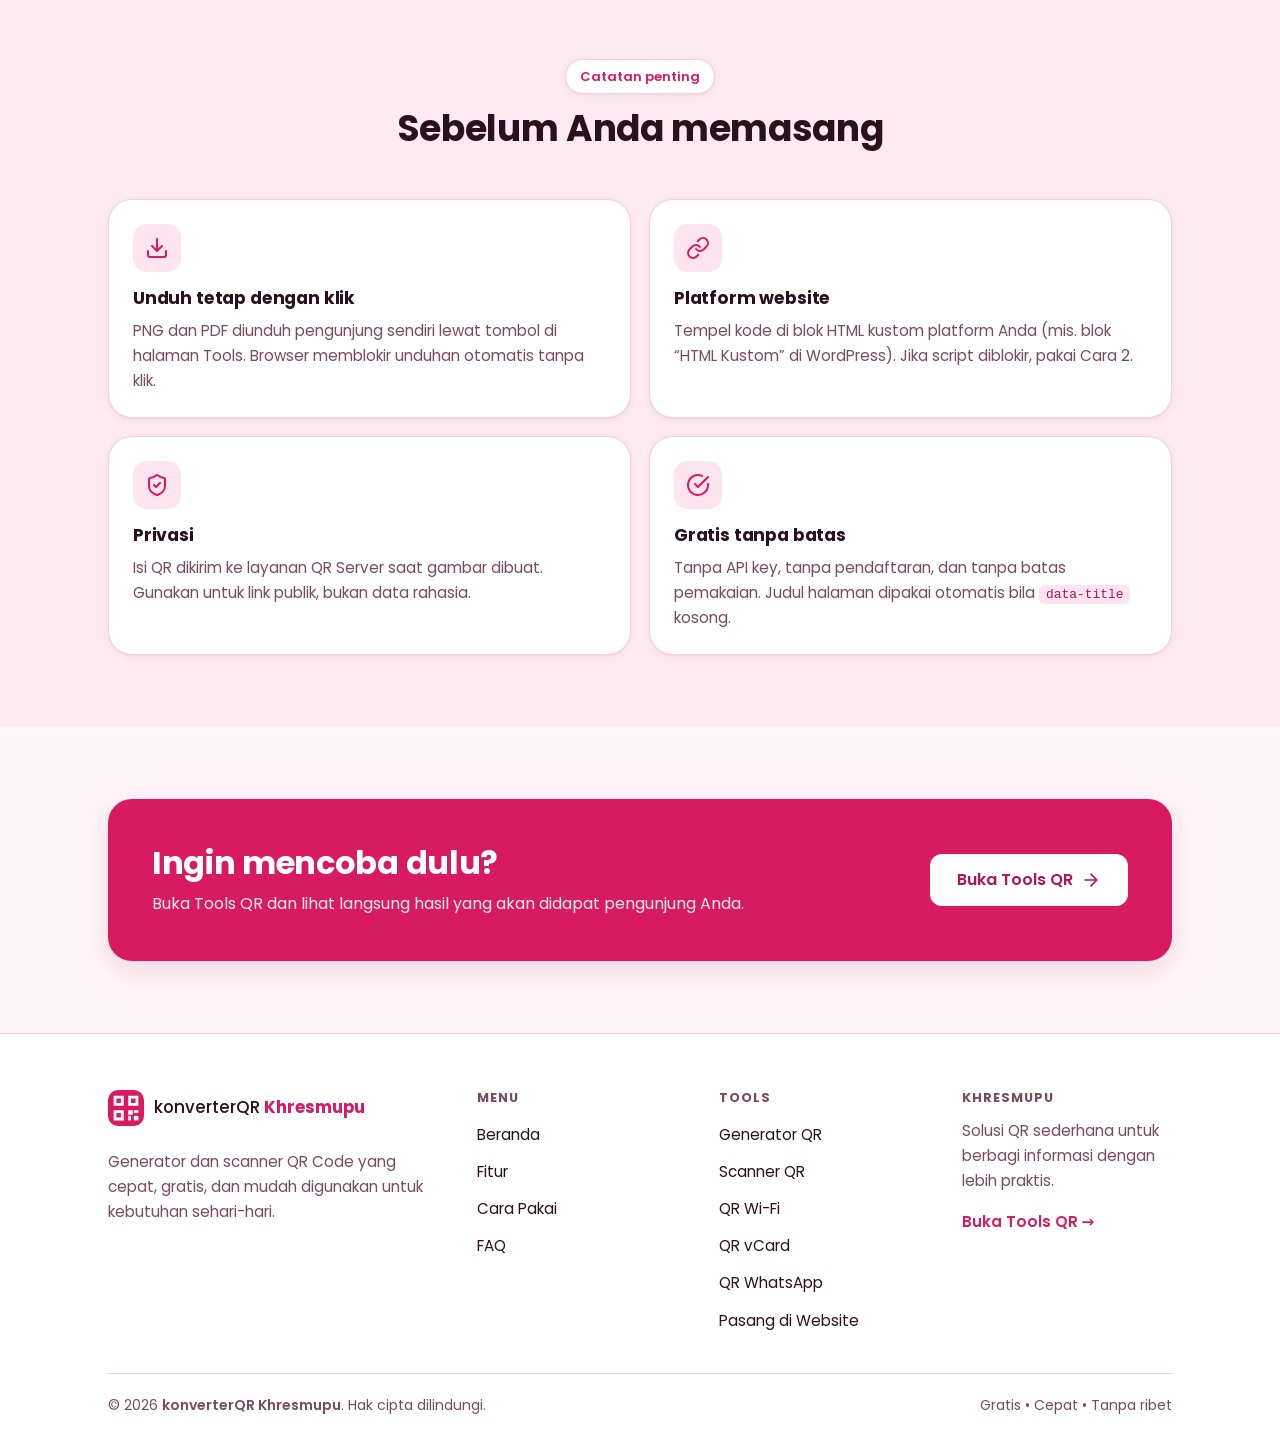
<file: integrasi.html>
<!DOCTYPE html>
<html lang="id" data-theme="light">
<head>
<meta charset="UTF-8">
<meta name="viewport" content="width=device-width, initial-scale=1, viewport-fit=cover">
<title>Integrasi: Pasang Tombol QR Code di Website | konverterQR Khresmupu</title>
<meta name="description" content="Tambahkan tombol Buat QR Code ke website Anda dengan satu script atau satu link. Form terisi otomatis, pengunjung tinggal unduh PNG atau PDF.">
<meta name="author" content="Khresmupu">
<meta name="robots" content="index, follow, max-snippet:-1, max-image-preview:large, max-video-preview:-1">
<meta name="theme-color" content="#fff5f8" media="(prefers-color-scheme: light)">
<meta name="theme-color" content="#170710" media="(prefers-color-scheme: dark)">
<link rel="canonical" href="https://konverterqr-khresmupu.netlify.app/integrasi.html">
<link rel="alternate" hreflang="id" href="https://konverterqr-khresmupu.netlify.app/integrasi.html">
<link rel="alternate" hreflang="x-default" href="https://konverterqr-khresmupu.netlify.app/integrasi.html">
<meta property="og:type" content="website">
<meta property="og:locale" content="id_ID">
<meta property="og:site_name" content="konverterQR Khresmupu">
<meta property="og:url" content="https://konverterqr-khresmupu.netlify.app/integrasi.html">
<meta property="og:title" content="Pasang Tombol QR Code di Website Anda">
<meta property="og:description" content="Satu script atau satu link, dan form QR Code terisi otomatis. Pengunjung tinggal klik Unduh PNG atau Cetak / PDF.">
<meta property="og:image" content="https://konverterqr-khresmupu.netlify.app/assets/img/og-image.png">
<meta property="og:image:width" content="1200">
<meta property="og:image:height" content="630">
<meta property="og:image:alt" content="konverterQR Khresmupu - Generator dan scanner QR Code gratis">
<meta name="twitter:card" content="summary_large_image">
<meta name="twitter:title" content="Pasang Tombol QR Code di Website Anda">
<meta name="twitter:description" content="Satu script atau satu link, dan form QR Code terisi otomatis. Pengunjung tinggal klik Unduh PNG atau Cetak / PDF.">
<meta name="twitter:image" content="https://konverterqr-khresmupu.netlify.app/assets/img/og-image.png">
<link rel="icon" href="favicon.ico" sizes="48x48">
<link rel="icon" href="assets/img/favicon.svg" type="image/svg+xml">
<link rel="icon" href="assets/img/favicon-32.png" type="image/png" sizes="32x32">
<link rel="apple-touch-icon" href="assets/img/apple-touch-icon.png">
<link rel="manifest" href="site.webmanifest">
<link rel="preconnect" href="https://fonts.googleapis.com">
<link rel="preconnect" href="https://fonts.gstatic.com" crossorigin>
<link rel="stylesheet" href="https://fonts.googleapis.com/css2?family=Poppins:wght@400;500;600;700;800&display=swap">
<link rel="stylesheet" href="assets/css/tokens.css?v=5">
<link rel="stylesheet" href="assets/css/base.css?v=5">
<link rel="stylesheet" href="assets/css/layout.css?v=5">
<link rel="stylesheet" href="assets/css/components.css?v=5">
<link rel="stylesheet" href="assets/css/pages.css?v=5">
<link rel="stylesheet" href="assets/css/print.css?v=5" media="print">
<script src="assets/js/theme-init.js"></script>
<script type="application/ld+json">{"@context":"https://schema.org","@type":"BreadcrumbList","itemListElement":[{"@type":"ListItem","position":1,"name":"Beranda","item":"https://konverterqr-khresmupu.netlify.app/"},{"@type":"ListItem","position":2,"name":"Integrasi","item":"https://konverterqr-khresmupu.netlify.app/integrasi.html"}]}</script>
</head>
<body>
<svg xmlns="http://www.w3.org/2000/svg" aria-hidden="true" focusable="false" style="position:absolute;width:0;height:0;overflow:hidden"><symbol id="i-qr" viewBox="0 0 24 24"><path d="M3 3h7v7H3zM14 3h7v7h-7zM3 14h7v7H3z"/><path d="M14 14h3v3h-3zM20 14v3M14 20h3M20 20v1"/></symbol><symbol id="i-zap" viewBox="0 0 24 24"><path d="M13 2 3 14h9l-1 8 10-12h-9l1-8z"/></symbol><symbol id="i-wifi" viewBox="0 0 24 24"><path d="M5 12.55a11 11 0 0 1 14.08 0M1.42 9a16 16 0 0 1 21.16 0M8.53 16.11a6 6 0 0 1 6.95 0M12 20h.01"/></symbol><symbol id="i-user" viewBox="0 0 24 24"><path d="M19 21v-2a4 4 0 0 0-4-4H9a4 4 0 0 0-4 4v2"/><circle cx="12" cy="7" r="4"/></symbol><symbol id="i-chat" viewBox="0 0 24 24"><path d="M7.9 20A9 9 0 1 0 4 16.1L2 22z"/></symbol><symbol id="i-palette" viewBox="0 0 24 24"><circle cx="13.5" cy="6.5" r=".5"/><circle cx="17.5" cy="10.5" r=".5"/><circle cx="8.5" cy="7.5" r=".5"/><circle cx="6.5" cy="12.5" r=".5"/><path d="M12 2C6.5 2 2 6.5 2 12s4.5 10 10 10c.93 0 1.5-.75 1.5-1.5 0-.4-.15-.74-.39-1.01-.23-.26-.38-.6-.38-.99 0-.83.67-1.5 1.5-1.5H16c3.31 0 6-2.69 6-6 0-4.96-4.48-9-10-9z"/></symbol><symbol id="i-scan" viewBox="0 0 24 24"><path d="M3 7V5a2 2 0 0 1 2-2h2M17 3h2a2 2 0 0 1 2 2v2M21 17v2a2 2 0 0 1-2 2h-2M7 21H5a2 2 0 0 1-2-2v-2M7 12h10"/></symbol><symbol id="i-printer" viewBox="0 0 24 24"><path d="M6 9V2h12v7M6 18H4a2 2 0 0 1-2-2v-5a2 2 0 0 1 2-2h16a2 2 0 0 1 2 2v5a2 2 0 0 1-2 2h-2"/><rect x="6" y="14" width="12" height="8"/></symbol><symbol id="i-shield" viewBox="0 0 24 24"><path d="M20 13c0 5-3.5 7.5-7.66 8.95a1 1 0 0 1-.67-.01C7.5 20.5 4 18 4 13V6a1 1 0 0 1 1-1c2 0 4.5-1.2 6.24-2.72a1.17 1.17 0 0 1 1.52 0C14.51 3.81 17 5 19 5a1 1 0 0 1 1 1z"/><path d="m9 12 2 2 4-4"/></symbol><symbol id="i-link" viewBox="0 0 24 24"><path d="M10 13a5 5 0 0 0 7.54.54l3-3a5 5 0 0 0-7.07-7.07l-1.72 1.71M14 11a5 5 0 0 0-7.54-.54l-3 3a5 5 0 0 0 7.07 7.07l1.71-1.71"/></symbol><symbol id="i-clipboard" viewBox="0 0 24 24"><rect x="8" y="2" width="8" height="4" rx="1"/><path d="M16 4h2a2 2 0 0 1 2 2v14a2 2 0 0 1-2 2H6a2 2 0 0 1-2-2V6a2 2 0 0 1 2-2h2"/></symbol><symbol id="i-refresh" viewBox="0 0 24 24"><path d="M3 12a9 9 0 1 0 9-9 9.75 9.75 0 0 0-6.74 2.74L3 8M3 3v5h5"/></symbol><symbol id="i-download" viewBox="0 0 24 24"><path d="M21 15v4a2 2 0 0 1-2 2H5a2 2 0 0 1-2-2v-4M7 10l5 5 5-5M12 15V3"/></symbol><symbol id="i-camera" viewBox="0 0 24 24"><path d="M14.5 4h-5L7 7H4a2 2 0 0 0-2 2v9a2 2 0 0 0 2 2h16a2 2 0 0 0 2-2V9a2 2 0 0 0-2-2h-3z"/><circle cx="12" cy="13" r="3"/></symbol><symbol id="i-crop" viewBox="0 0 24 24"><path d="M6 2v14a2 2 0 0 0 2 2h14M18 22V8a2 2 0 0 0-2-2H2"/></symbol><symbol id="i-copy" viewBox="0 0 24 24"><rect x="9" y="9" width="13" height="13" rx="2"/><path d="M5 15H4a2 2 0 0 1-2-2V4a2 2 0 0 1 2-2h9a2 2 0 0 1 2 2v1"/></symbol><symbol id="i-external" viewBox="0 0 24 24"><path d="M18 13v6a2 2 0 0 1-2 2H5a2 2 0 0 1-2-2V8a2 2 0 0 1 2-2h6M15 3h6v6M10 14 21 3"/></symbol><symbol id="i-sun" viewBox="0 0 24 24"><circle cx="12" cy="12" r="4"/><path d="M12 2v2M12 20v2m-7.07-2.93 1.41-1.41m11.32-11.32 1.41-1.41M2 12h2m16 0h2M6.34 6.34 4.93 4.93m14.14 14.14-1.41-1.41"/></symbol><symbol id="i-moon" viewBox="0 0 24 24"><path d="M12 3a6 6 0 0 0 9 9 9 9 0 1 1-9-9Z"/></symbol><symbol id="i-menu" viewBox="0 0 24 24"><path d="M4 6h16M4 12h16M4 18h16"/></symbol><symbol id="i-x" viewBox="0 0 24 24"><path d="M18 6 6 18M6 6l12 12"/></symbol><symbol id="i-chevron" viewBox="0 0 24 24"><path d="m6 9 6 6 6-6"/></symbol><symbol id="i-check" viewBox="0 0 24 24"><path d="M22 11.08V12a10 10 0 1 1-5.93-9.14"/><path d="m9 11 3 3L22 4"/></symbol><symbol id="i-upload" viewBox="0 0 24 24"><path d="M21 15v4a2 2 0 0 1-2 2H5a2 2 0 0 1-2-2v-4M17 8l-5-5-5 5M12 3v12"/></symbol><symbol id="i-arrow" viewBox="0 0 24 24"><path d="M5 12h14M12 5l7 7-7 7"/></symbol><symbol id="i-alert" viewBox="0 0 24 24"><circle cx="12" cy="12" r="10"/><path d="M12 8v4M12 16h.01"/></symbol><symbol id="i-sliders" viewBox="0 0 24 24"><path d="M4 21v-7M4 10V3M12 21v-9M12 8V3M20 21v-5M20 12V3M1 14h6M9 8h6M17 16h6"/></symbol><symbol id="i-home" viewBox="0 0 24 24"><path d="m3 9 9-7 9 7v11a2 2 0 0 1-2 2H5a2 2 0 0 1-2-2z"/><path d="M9 22V12h6v10"/></symbol></svg>
<a class="skip-link" href="#main">Lewati ke konten utama</a>
<header class="site-header">
  <div class="container header-inner">
    <a class="brand" href="./" aria-label="konverterQR Khresmupu - Beranda">
      <img src="assets/img/favicon.svg" width="36" height="36" alt="">
      <span class="brand-text">konverterQR <strong>Khresmupu</strong></span>
    </a>
    <nav id="site-nav" class="site-nav" aria-label="Navigasi utama">
      <ul><li><a href="./">Beranda</a></li><li><a href="./#fitur">Fitur</a></li><li><a href="./#cara-pakai">Cara Pakai</a></li><li><a href="./#faq">FAQ</a></li><li><a href="integrasi.html" aria-current="page">Integrasi</a></li><li><a href="tools.html" class="nav-cta">Tools QR</a></li></ul>
    </nav>
    <div class="header-actions">
      <button type="button" class="icon-btn" data-theme-toggle aria-label="Ganti ke mode gelap" aria-pressed="false">
        <svg class="icon icon-moon" aria-hidden="true" focusable="false"><use href="#i-moon"/></svg><svg class="icon icon-sun" aria-hidden="true" focusable="false"><use href="#i-sun"/></svg>
      </button>
      <button type="button" class="icon-btn nav-toggle" aria-expanded="false" aria-controls="site-nav" aria-label="Buka menu">
        <svg class="icon icon-open" aria-hidden="true" focusable="false"><use href="#i-menu"/></svg><svg class="icon icon-close" aria-hidden="true" focusable="false"><use href="#i-x"/></svg>
      </button>
    </div>
  </div>
</header>
<main id="main" class="int-page">
  <section class="tool-hero" aria-labelledby="int-title">
    <div class="container">
      <span class="badge"><svg class="icon" aria-hidden="true" focusable="false"><use href="#i-link"/></svg> Integrasi</span>
      <h1 id="int-title">Pasang Tombol QR Code di Website Anda</h1>
      <p>Tambahkan satu tombol di website Anda. Saat diklik, konverterQR Khresmupu terbuka dengan link, judul, dan subjudul sudah terisi. Pengunjung tinggal klik Unduh PNG atau Cetak / PDF.</p>
      <nav class="jump-links" aria-label="Lompat ke bagian">
        <a class="chip" href="#builder"><svg class="icon" aria-hidden="true" focusable="false"><use href="#i-sliders"/></svg> Buat kode</a>
        <a class="chip" href="#referensi"><svg class="icon" aria-hidden="true" focusable="false"><use href="#i-clipboard"/></svg> Referensi</a>
        <a class="chip" href="#catatan"><svg class="icon" aria-hidden="true" focusable="false"><use href="#i-alert"/></svg> Catatan</a>
      </nav>
    </div>
  </section>

  <section class="section" aria-labelledby="cara-kerja">
    <div class="container">
      <div class="section-head">
        <span class="badge">Cara kerja</span>
        <h2 id="cara-kerja">Tiga langkah, tanpa server</h2>
        <p>Tidak perlu akun, API key, maupun database. Cukup tempel kode.</p>
      </div>
      <ol class="steps">
        <li class="step"><h3>Tempel kode</h3><p>Salin satu script atau satu link ke halaman website Anda.</p></li>
        <li class="step"><h3>Pengunjung klik tombol</h3><p>Tools QR terbuka di tab baru dengan form dan pratinjau kartu sudah terisi.</p></li>
        <li class="step"><h3>Unduh sendiri</h3><p>Pengunjung menekan Unduh PNG atau Cetak / PDF langsung dari halaman Tools.</p></li>
      </ol>
    </div>
  </section>

  <section class="section section-alt" id="builder" aria-labelledby="builder-title">
    <div class="container">
      <div class="section-head">
        <span class="badge">Builder kode</span>
        <h2 id="builder-title">Buat kode otomatis</h2>
        <p>Isi data di samping, lalu salin kode yang Anda perlukan. Kode ikut berubah saat Anda mengetik.</p>
      </div>
      <div class="builder">
        <div class="card builder-form">
          <h3 class="card-title"><svg class="icon" aria-hidden="true" focusable="false"><use href="#i-sliders"/></svg> Isi data</h3>
          <div class="field"><label for="b-url">Link yang dijadikan QR</label><input id="b-url" type="text" inputmode="url" value="https://contoh.com/menu" placeholder="https://situs-anda.com/halaman"></div>
          <div class="field"><label for="b-title">Judul kartu</label><input id="b-title" type="text" value="Toko Berkah Jaya"></div>
          <div class="field"><label for="b-subtitle">Subjudul</label><input id="b-subtitle" type="text" value="Scan untuk lihat menu"></div>
          <div class="field"><label for="b-footer">Catatan bawah <span class="optional">(opsional)</span></label><input id="b-footer" type="text" value="Buka 08.00 - 21.00 WIB"></div>
          <div class="field"><label for="b-label">Tulisan pada tombol</label><input id="b-label" type="text" value="Buat QR Code"></div>
          <label class="check" for="b-use-color"><input id="b-use-color" type="checkbox"><span>Atur warna QR sendiri</span></label>
          <div class="field-row cols-2">
            <div class="field"><label for="b-color">Warna pola</label><input id="b-color" type="color" value="#d81b60"></div>
            <div class="field"><label for="b-bg">Warna latar</label><input id="b-bg" type="color" value="#ffffff"></div>
          </div>
          <a class="btn btn-secondary btn-block" id="b-open" href="#" target="_blank" rel="noopener"><svg class="icon" aria-hidden="true" focusable="false"><use href="#i-external"/></svg> Uji hasilnya</a>
        </div>

        <div class="card builder-out">
          <h3 class="card-title"><svg class="icon" aria-hidden="true" focusable="false"><use href="#i-link"/></svg> Kode siap pakai</h3>
          <div class="code-tabs" role="tablist" aria-label="Cara pemasangan">
            <button type="button" class="code-tab" role="tab" id="code-tab-script" aria-selected="true" aria-controls="code-panel-script">Script otomatis <span class="mini">Termudah</span></button>
            <button type="button" class="code-tab" role="tab" id="code-tab-link" aria-selected="false" aria-controls="code-panel-link" tabindex="-1">Link biasa</button>
            <button type="button" class="code-tab" role="tab" id="code-tab-custom" aria-selected="false" aria-controls="code-panel-custom" tabindex="-1">Tombol sendiri</button>
          </div>
          <div class="code-panel" id="code-panel-script" role="tabpanel" aria-labelledby="code-tab-script"><p>Tempel di posisi tombol ingin muncul (di dalam <code>&lt;body&gt;</code>). Script membuat tombolnya otomatis.</p><div class="code-block"><div class="code-head"><span class="code-dots" aria-hidden="true"><i></i><i></i><i></i></span><span class="code-lang">HTML</span><button type="button" class="copy-btn" data-copy="code-script"><svg class="icon" aria-hidden="true" focusable="false"><use href="#i-copy"/></svg><span>Salin</span></button></div><pre><code id="code-script"></code></pre></div></div>
          <div class="code-panel" id="code-panel-link" role="tabpanel" aria-labelledby="code-tab-link" hidden><p>Tanpa JavaScript. Cocok untuk platform yang memblokir script.</p><div class="code-block"><div class="code-head"><span class="code-dots" aria-hidden="true"><i></i><i></i><i></i></span><span class="code-lang">HTML</span><button type="button" class="copy-btn" data-copy="code-link"><svg class="icon" aria-hidden="true" focusable="false"><use href="#i-copy"/></svg><span>Salin</span></button></div><pre><code id="code-link"></code></pre></div></div>
          <div class="code-panel" id="code-panel-custom" role="tabpanel" aria-labelledby="code-tab-custom" hidden><p>Pakai tombol dengan desain Anda sendiri. Tambahkan atribut <code>data-kqr</code> pada elemen apa pun.</p><div class="code-block"><div class="code-head"><span class="code-dots" aria-hidden="true"><i></i><i></i><i></i></span><span class="code-lang">HTML</span><button type="button" class="copy-btn" data-copy="code-custom"><svg class="icon" aria-hidden="true" focusable="false"><use href="#i-copy"/></svg><span>Salin</span></button></div><pre><code id="code-custom"></code></pre></div></div>
        </div>
      </div>
    </div>
  </section>

  <section class="section" id="referensi" aria-labelledby="ref-title">
    <div class="container narrow">
      <div class="section-head">
        <span class="badge">Referensi</span>
        <h2 id="ref-title">Detail tiap cara pemasangan</h2>
        <p>Daftar atribut, parameter, dan contoh lengkap.</p>
      </div>
      <div class="ref-list">

        <article class="ref-card" id="ref-script">
          <header class="ref-head"><span class="ref-num">1</span><div><h3>Script tombol otomatis</h3>
            <p>Cukup satu tag script. Tombol dibuat tepat di bawah tag tersebut.</p></div></header>
          <div class="ref-body">
            <p>Link QR memakai alamat halaman saat ini, dan judul kartu memakai judul halaman, kecuali Anda mengisinya lewat atribut.</p>
            <div class="code-block"><div class="code-head"><span class="code-dots" aria-hidden="true"><i></i><i></i><i></i></span><span class="code-lang">HTML</span><button type="button" class="copy-btn" data-copy="ex-script"><svg class="icon" aria-hidden="true" focusable="false"><use href="#i-copy"/></svg><span>Salin</span></button></div><pre><code id="ex-script" data-hl>&lt;script src=&quot;https://konverterqr-khresmupu.netlify.app/assets/js/embed.js&quot;
        data-title=&quot;Toko Berkah Jaya&quot;
        data-subtitle=&quot;Scan untuk lihat menu&quot;
        defer&gt;&lt;/script&gt;</code></pre></div>
            <h4>Contoh langsung</h4>
            <div class="demo-box">
              <script src="assets/js/embed.js" data-url="https://contoh.com/menu" data-title="Toko Berkah Jaya" data-subtitle="Scan untuk lihat menu" data-footer="Buka 08.00 - 21.00 WIB" defer></script>
              <p>Tombol di samping dibuat oleh <code>embed.js</code>. Klik untuk membuka Tools dengan form terisi.</p>
            </div>
            <h4>Atribut</h4>
            <div class="table-wrap"><table class="doc-table"><thead><tr><th>Atribut</th><th>Fungsi</th><th>Bawaan</th></tr></thead><tbody><tr><td data-label="Atribut"><code>data-url</code></td><td data-label="Fungsi">Link yang dijadikan QR</td><td data-label="Bawaan">Alamat halaman saat ini</td></tr><tr><td data-label="Atribut"><code>data-title</code></td><td data-label="Fungsi">Judul kartu (maks. 80 karakter)</td><td data-label="Bawaan">Judul halaman</td></tr><tr><td data-label="Atribut"><code>data-subtitle</code></td><td data-label="Fungsi">Subjudul (maks. 120 karakter)</td><td data-label="Bawaan">Kosong</td></tr><tr><td data-label="Atribut"><code>data-footer</code></td><td data-label="Fungsi">Catatan bawah (maks. 120 karakter)</td><td data-label="Bawaan">Kosong</td></tr><tr><td data-label="Atribut"><code>data-color</code></td><td data-label="Fungsi">Warna pola QR, format <code>d81b60</code></td><td data-label="Bawaan">Merah muda</td></tr><tr><td data-label="Atribut"><code>data-bg</code></td><td data-label="Fungsi">Warna latar QR, format <code>ffffff</code></td><td data-label="Bawaan">Putih</td></tr><tr><td data-label="Atribut"><code>data-label</code></td><td data-label="Fungsi">Tulisan pada tombol</td><td data-label="Bawaan">Buat QR Code</td></tr><tr><td data-label="Atribut"><code>data-origin</code></td><td data-label="Fungsi">Lanjutan: alamat situs Tools untuk domain sendiri atau uji lokal, mis. <code>http://localhost:8000</code></td><td data-label="Bawaan">Domain script ini</td></tr><tr><td data-label="Atribut"><code>data-button</code></td><td data-label="Fungsi">Isi <code>false</code> agar tombol otomatis tidak dibuat (untuk Cara 3)</td><td data-label="Bawaan">Tombol dibuat</td></tr></tbody></table></div>
          </div>
        </article>

        <article class="ref-card" id="ref-link">
          <header class="ref-head"><span class="ref-num">2</span><div><h3>Link biasa</h3>
            <p>Tanpa JavaScript, cocok untuk platform yang membatasi script.</p></div></header>
          <div class="ref-body">
            <p>Cukup tag <code>&lt;a&gt;</code> dengan parameter setelah tanda <code>#</code>. Tanda <code>#</code> dipilih karena tidak dikirim ke server sehingga tidak hilang saat hosting melakukan redirect (format <code>?</code> tetap didukung). Nilai harus di-encode (spasi menjadi <code>%20</code>); builder di atas melakukannya otomatis.</p>
            <div class="code-block"><div class="code-head"><span class="code-dots" aria-hidden="true"><i></i><i></i><i></i></span><span class="code-lang">HTML</span><button type="button" class="copy-btn" data-copy="ex-link"><svg class="icon" aria-hidden="true" focusable="false"><use href="#i-copy"/></svg><span>Salin</span></button></div><pre><code id="ex-link" data-hl>&lt;a href=&quot;https://konverterqr-khresmupu.netlify.app/tools.html#data=https%3A%2F%2Fcontoh.com%2Fmenu&amp;title=Toko%20Berkah%20Jaya&amp;subtitle=Scan%20untuk%20lihat%20menu&quot; target=&quot;_blank&quot; rel=&quot;noopener&quot;&gt;
  Buat QR Code
&lt;/a&gt;</code></pre></div>
            <h4>Parameter</h4>
            <div class="table-wrap"><table class="doc-table"><thead><tr><th>Parameter</th><th>Fungsi</th><th>Contoh</th></tr></thead><tbody><tr><td data-label="Parameter"><code>data</code></td><td data-label="Fungsi">Link atau teks untuk QR (alias: <code>url</code>)</td><td data-label="Contoh"><code>https%3A%2F%2Fcontoh.com</code></td></tr><tr><td data-label="Parameter"><code>title</code></td><td data-label="Fungsi">Judul kartu</td><td data-label="Contoh"><code>Toko%20Berkah</code></td></tr><tr><td data-label="Parameter"><code>subtitle</code></td><td data-label="Fungsi">Subjudul</td><td data-label="Contoh"><code>Scan%20menu</code></td></tr><tr><td data-label="Parameter"><code>footer</code></td><td data-label="Fungsi">Catatan bawah</td><td data-label="Contoh"><code>Buka%2008.00</code></td></tr><tr><td data-label="Parameter"><code>color</code></td><td data-label="Fungsi">Warna pola QR (hex 6 digit)</td><td data-label="Contoh"><code>d81b60</code></td></tr><tr><td data-label="Parameter"><code>bg</code></td><td data-label="Fungsi">Warna latar QR (hex 6 digit)</td><td data-label="Contoh"><code>ffffff</code></td></tr><tr><td data-label="Parameter"><code>type</code></td><td data-label="Fungsi">Jenis QR: <code>text</code>, <code>wifi</code>, <code>vcard</code>, <code>whatsapp</code></td><td data-label="Contoh"><code>wifi</code></td></tr></tbody></table></div>
          </div>
        </article>

        <article class="ref-card" id="ref-custom">
          <header class="ref-head"><span class="ref-num">3</span><div><h3>Tombol buatan sendiri</h3>
            <p>Desain tombol mengikuti website Anda.</p></div></header>
          <div class="ref-body">
            <p>Tambahkan atribut <code>data-kqr</code> pada tombol, link, atau elemen apa pun. Atribut lainnya sama seperti Cara 1. Muat script dengan <code>data-button="false"</code> agar tidak muncul tombol tambahan.</p>
            <div class="code-block"><div class="code-head"><span class="code-dots" aria-hidden="true"><i></i><i></i><i></i></span><span class="code-lang">HTML</span><button type="button" class="copy-btn" data-copy="ex-custom"><svg class="icon" aria-hidden="true" focusable="false"><use href="#i-copy"/></svg><span>Salin</span></button></div><pre><code id="ex-custom" data-hl>&lt;button data-kqr data-url=&quot;https://contoh.com/menu&quot; data-title=&quot;Toko Berkah Jaya&quot;&gt;
  Buat QR Code
&lt;/button&gt;

&lt;script src=&quot;https://konverterqr-khresmupu.netlify.app/assets/js/embed.js&quot; data-button=&quot;false&quot; defer&gt;&lt;/script&gt;</code></pre></div>
          </div>
        </article>
      </div>
    </div>
  </section>

  <section class="section section-alt" id="catatan" aria-labelledby="catatan-title">
    <div class="container">
      <div class="section-head">
        <span class="badge">Catatan penting</span>
        <h2 id="catatan-title">Sebelum Anda memasang</h2>
      </div>
      <div class="grid-cards notes-grid">
        <article class="feature-card"><div class="feature-icon"><svg class="icon" aria-hidden="true" focusable="false"><use href="#i-download"/></svg></div><h3>Unduh tetap dengan klik</h3><p>PNG dan PDF diunduh pengunjung sendiri lewat tombol di halaman Tools. Browser memblokir unduhan otomatis tanpa klik.</p></article>
        <article class="feature-card"><div class="feature-icon"><svg class="icon" aria-hidden="true" focusable="false"><use href="#i-link"/></svg></div><h3>Platform website</h3><p>Tempel kode di blok HTML kustom platform Anda (mis. blok &ldquo;HTML Kustom&rdquo; di WordPress). Jika script diblokir, pakai Cara 2.</p></article>
        <article class="feature-card"><div class="feature-icon"><svg class="icon" aria-hidden="true" focusable="false"><use href="#i-shield"/></svg></div><h3>Privasi</h3><p>Isi QR dikirim ke layanan QR Server saat gambar dibuat. Gunakan untuk link publik, bukan data rahasia.</p></article>
        <article class="feature-card"><div class="feature-icon"><svg class="icon" aria-hidden="true" focusable="false"><use href="#i-check"/></svg></div><h3>Gratis tanpa batas</h3><p>Tanpa API key, tanpa pendaftaran, dan tanpa batas pemakaian. Judul halaman dipakai otomatis bila <code>data-title</code> kosong.</p></article>
      </div>
    </div>
  </section>

  <section class="container" style="margin-top:clamp(40px,6vw,72px)" aria-labelledby="cta-title">
    <div class="cta-band">
      <div>
        <h2 id="cta-title">Ingin mencoba dulu?</h2>
        <p>Buka Tools QR dan lihat langsung hasil yang akan didapat pengunjung Anda.</p>
      </div>
      <a class="btn btn-lg" href="tools.html">Buka Tools QR <svg class="icon" aria-hidden="true" focusable="false"><use href="#i-arrow"/></svg></a>
    </div>
  </section>
</main>
<footer class="site-footer">
  <div class="container">
    <div class="footer-grid">
      <div class="footer-brand">
        <a class="brand" href="./" aria-label="konverterQR Khresmupu - Beranda">
          <img src="assets/img/favicon.svg" width="36" height="36" alt="" loading="lazy">
          <span class="brand-text">konverterQR <strong>Khresmupu</strong></span>
        </a>
        <p>Generator dan scanner QR Code yang cepat, gratis, dan mudah digunakan untuk kebutuhan sehari-hari.</p>
      </div>
      <nav class="footer-col" aria-label="Menu footer">
        <h2>Menu</h2>
        <ul>
          <li><a href="./">Beranda</a></li>
          <li><a href="./#fitur">Fitur</a></li>
          <li><a href="./#cara-pakai">Cara Pakai</a></li>
          <li><a href="./#faq">FAQ</a></li>
        </ul>
      </nav>
      <nav class="footer-col" aria-label="Tools footer">
        <h2>Tools</h2>
        <ul>
          <li><a href="tools.html">Generator QR</a></li>
          <li><a href="tools.html#scan">Scanner QR</a></li>
          <li><a href="tools.html?type=wifi">QR Wi-Fi</a></li>
          <li><a href="tools.html?type=vcard">QR vCard</a></li>
          <li><a href="tools.html?type=whatsapp">QR WhatsApp</a></li>
          <li><a href="integrasi.html">Pasang di Website</a></li>
        </ul>
      </nav>
      <div class="footer-col">
        <h2>Khresmupu</h2>
        <p style="color:var(--text-muted);font-size:.95rem">Solusi QR sederhana untuk berbagi informasi dengan lebih praktis.</p>
        <p style="margin-top:12px"><a href="tools.html" style="font-weight:600;color:var(--accent)">Buka Tools QR &rarr;</a></p>
      </div>
    </div>
    <div class="footer-bottom">
      <p>&copy; <span data-year>2026</span> <strong>konverterQR Khresmupu</strong>. Hak cipta dilindungi.</p>
      <p>Gratis &bull; Cepat &bull; Tanpa ribet</p>
    </div>
  </div>
</footer>
<div id="toast-container" class="toast-container" role="status" aria-live="polite"></div>
<script src="assets/js/common.js?v=5" defer></script>
<script src="assets/js/integrasi.js?v=5" defer></script>
</body>
</html>
</file>
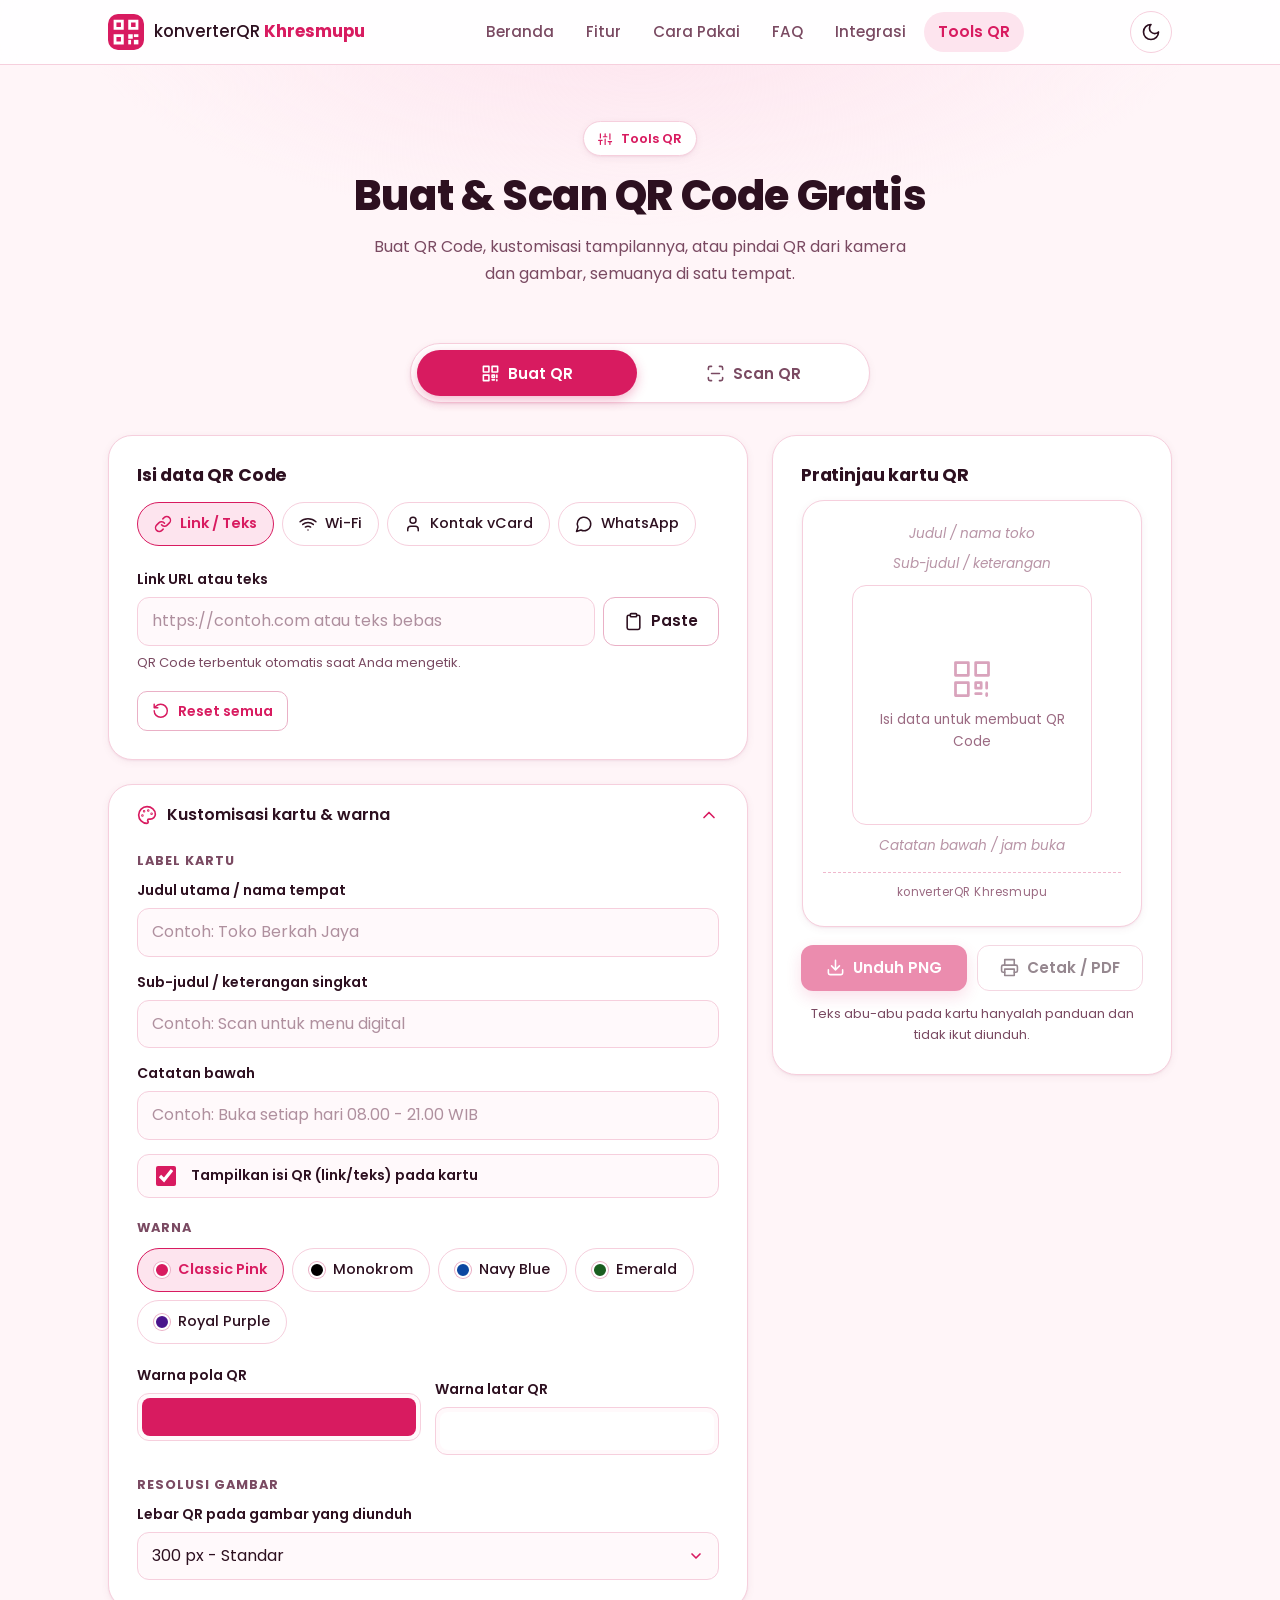
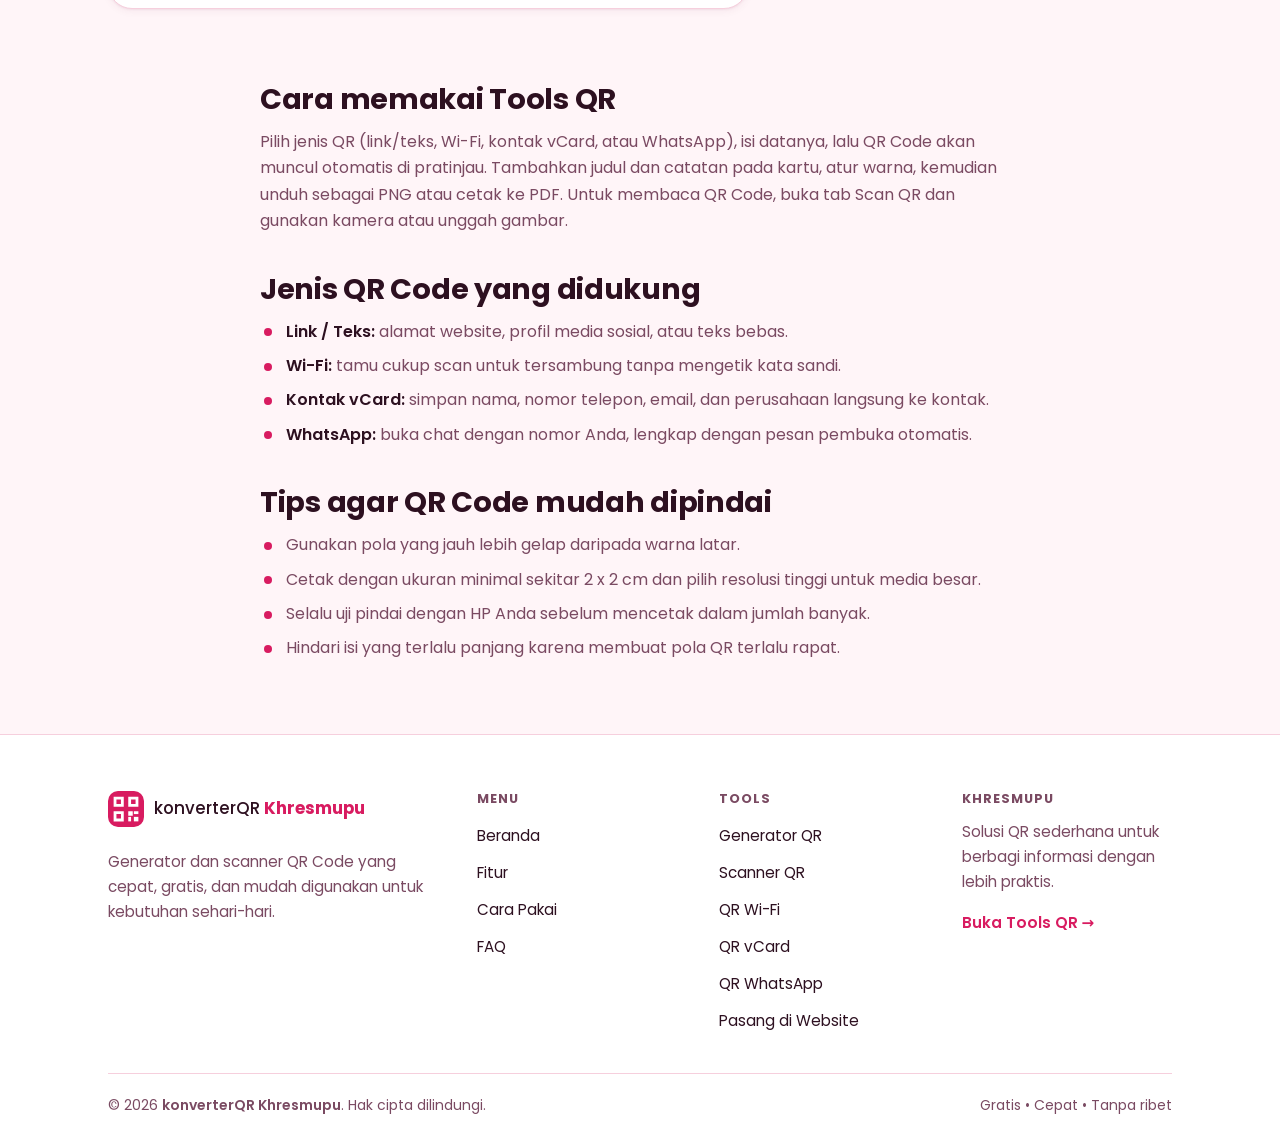
<file: tools.html>
<!DOCTYPE html>
<html lang="id" data-theme="light">
<head>
<meta charset="UTF-8">
<meta name="viewport" content="width=device-width, initial-scale=1, viewport-fit=cover">
<title>Tools QR Code Gratis: Buat &amp; Scan QR Code | konverterQR Khresmupu</title>
<meta name="description" content="Buat QR Code dari link, teks, Wi-Fi, vCard, dan WhatsApp, atur warna, lalu unduh PNG atau cetak PDF. Scan QR lewat kamera atau gambar langsung di browser.">
<meta name="author" content="Khresmupu">
<meta name="robots" content="index, follow, max-snippet:-1, max-image-preview:large, max-video-preview:-1">
<meta name="theme-color" content="#fff5f8" media="(prefers-color-scheme: light)">
<meta name="theme-color" content="#170710" media="(prefers-color-scheme: dark)">
<link rel="canonical" href="https://konverterqr-khresmupu.netlify.app/tools.html">
<link rel="alternate" hreflang="id" href="https://konverterqr-khresmupu.netlify.app/tools.html">
<link rel="alternate" hreflang="x-default" href="https://konverterqr-khresmupu.netlify.app/tools.html">
<meta property="og:type" content="website">
<meta property="og:locale" content="id_ID">
<meta property="og:site_name" content="konverterQR Khresmupu">
<meta property="og:url" content="https://konverterqr-khresmupu.netlify.app/tools.html">
<meta property="og:title" content="Tools QR Code Gratis: Buat &amp; Scan QR Code">
<meta property="og:description" content="Generator dan scanner QR Code gratis: Link, Teks, Wi-Fi, vCard, WhatsApp, kamera, upload gambar, kustomisasi warna, PNG, dan PDF.">
<meta property="og:image" content="https://konverterqr-khresmupu.netlify.app/assets/img/og-image.png">
<meta property="og:image:width" content="1200">
<meta property="og:image:height" content="630">
<meta property="og:image:alt" content="konverterQR Khresmupu - Generator dan scanner QR Code gratis">
<meta name="twitter:card" content="summary_large_image">
<meta name="twitter:title" content="Tools QR Code Gratis: Buat &amp; Scan QR Code">
<meta name="twitter:description" content="Generator dan scanner QR Code gratis: Link, Teks, Wi-Fi, vCard, WhatsApp, kamera, upload gambar, kustomisasi warna, PNG, dan PDF.">
<meta name="twitter:image" content="https://konverterqr-khresmupu.netlify.app/assets/img/og-image.png">
<link rel="icon" href="favicon.ico" sizes="48x48">
<link rel="icon" href="assets/img/favicon.svg" type="image/svg+xml">
<link rel="icon" href="assets/img/favicon-32.png" type="image/png" sizes="32x32">
<link rel="apple-touch-icon" href="assets/img/apple-touch-icon.png">
<link rel="manifest" href="site.webmanifest">
<link rel="preconnect" href="https://fonts.googleapis.com">
<link rel="preconnect" href="https://fonts.gstatic.com" crossorigin>
<link rel="stylesheet" href="https://fonts.googleapis.com/css2?family=Poppins:wght@400;500;600;700;800&display=swap">
<link rel="stylesheet" href="assets/css/tokens.css?v=5">
<link rel="stylesheet" href="assets/css/base.css?v=5">
<link rel="stylesheet" href="assets/css/layout.css?v=5">
<link rel="stylesheet" href="assets/css/components.css?v=5">
<link rel="stylesheet" href="assets/css/pages.css?v=5">
<link rel="stylesheet" href="assets/css/print.css?v=5" media="print">
<script src="assets/js/theme-init.js"></script>
<script type="application/ld+json">{"@context":"https://schema.org","@type":"WebApplication","name":"Tools QR Code Khresmupu","url":"https://konverterqr-khresmupu.netlify.app/tools.html","inLanguage":"id","description":"Tools gratis untuk membuat dan memindai QR Code dari teks, link, Wi-Fi, vCard, WhatsApp, kamera, atau gambar.","applicationCategory":"UtilitiesApplication","operatingSystem":"Web Browser, iOS, Android, Windows, macOS","offers":{"@type":"Offer","price":"0","priceCurrency":"IDR"},"author":{"@type":"Person","name":"Khresmupu"}}</script>
<script type="application/ld+json">{"@context":"https://schema.org","@type":"BreadcrumbList","itemListElement":[{"@type":"ListItem","position":1,"name":"Beranda","item":"https://konverterqr-khresmupu.netlify.app/"},{"@type":"ListItem","position":2,"name":"Tools QR","item":"https://konverterqr-khresmupu.netlify.app/tools.html"}]}</script>
</head>
<body>
<svg xmlns="http://www.w3.org/2000/svg" aria-hidden="true" focusable="false" style="position:absolute;width:0;height:0;overflow:hidden"><symbol id="i-qr" viewBox="0 0 24 24"><path d="M3 3h7v7H3zM14 3h7v7h-7zM3 14h7v7H3z"/><path d="M14 14h3v3h-3zM20 14v3M14 20h3M20 20v1"/></symbol><symbol id="i-zap" viewBox="0 0 24 24"><path d="M13 2 3 14h9l-1 8 10-12h-9l1-8z"/></symbol><symbol id="i-wifi" viewBox="0 0 24 24"><path d="M5 12.55a11 11 0 0 1 14.08 0M1.42 9a16 16 0 0 1 21.16 0M8.53 16.11a6 6 0 0 1 6.95 0M12 20h.01"/></symbol><symbol id="i-user" viewBox="0 0 24 24"><path d="M19 21v-2a4 4 0 0 0-4-4H9a4 4 0 0 0-4 4v2"/><circle cx="12" cy="7" r="4"/></symbol><symbol id="i-chat" viewBox="0 0 24 24"><path d="M7.9 20A9 9 0 1 0 4 16.1L2 22z"/></symbol><symbol id="i-palette" viewBox="0 0 24 24"><circle cx="13.5" cy="6.5" r=".5"/><circle cx="17.5" cy="10.5" r=".5"/><circle cx="8.5" cy="7.5" r=".5"/><circle cx="6.5" cy="12.5" r=".5"/><path d="M12 2C6.5 2 2 6.5 2 12s4.5 10 10 10c.93 0 1.5-.75 1.5-1.5 0-.4-.15-.74-.39-1.01-.23-.26-.38-.6-.38-.99 0-.83.67-1.5 1.5-1.5H16c3.31 0 6-2.69 6-6 0-4.96-4.48-9-10-9z"/></symbol><symbol id="i-scan" viewBox="0 0 24 24"><path d="M3 7V5a2 2 0 0 1 2-2h2M17 3h2a2 2 0 0 1 2 2v2M21 17v2a2 2 0 0 1-2 2h-2M7 21H5a2 2 0 0 1-2-2v-2M7 12h10"/></symbol><symbol id="i-printer" viewBox="0 0 24 24"><path d="M6 9V2h12v7M6 18H4a2 2 0 0 1-2-2v-5a2 2 0 0 1 2-2h16a2 2 0 0 1 2 2v5a2 2 0 0 1-2 2h-2"/><rect x="6" y="14" width="12" height="8"/></symbol><symbol id="i-shield" viewBox="0 0 24 24"><path d="M20 13c0 5-3.5 7.5-7.66 8.95a1 1 0 0 1-.67-.01C7.5 20.5 4 18 4 13V6a1 1 0 0 1 1-1c2 0 4.5-1.2 6.24-2.72a1.17 1.17 0 0 1 1.52 0C14.51 3.81 17 5 19 5a1 1 0 0 1 1 1z"/><path d="m9 12 2 2 4-4"/></symbol><symbol id="i-link" viewBox="0 0 24 24"><path d="M10 13a5 5 0 0 0 7.54.54l3-3a5 5 0 0 0-7.07-7.07l-1.72 1.71M14 11a5 5 0 0 0-7.54-.54l-3 3a5 5 0 0 0 7.07 7.07l1.71-1.71"/></symbol><symbol id="i-clipboard" viewBox="0 0 24 24"><rect x="8" y="2" width="8" height="4" rx="1"/><path d="M16 4h2a2 2 0 0 1 2 2v14a2 2 0 0 1-2 2H6a2 2 0 0 1-2-2V6a2 2 0 0 1 2-2h2"/></symbol><symbol id="i-refresh" viewBox="0 0 24 24"><path d="M3 12a9 9 0 1 0 9-9 9.75 9.75 0 0 0-6.74 2.74L3 8M3 3v5h5"/></symbol><symbol id="i-download" viewBox="0 0 24 24"><path d="M21 15v4a2 2 0 0 1-2 2H5a2 2 0 0 1-2-2v-4M7 10l5 5 5-5M12 15V3"/></symbol><symbol id="i-camera" viewBox="0 0 24 24"><path d="M14.5 4h-5L7 7H4a2 2 0 0 0-2 2v9a2 2 0 0 0 2 2h16a2 2 0 0 0 2-2V9a2 2 0 0 0-2-2h-3z"/><circle cx="12" cy="13" r="3"/></symbol><symbol id="i-crop" viewBox="0 0 24 24"><path d="M6 2v14a2 2 0 0 0 2 2h14M18 22V8a2 2 0 0 0-2-2H2"/></symbol><symbol id="i-copy" viewBox="0 0 24 24"><rect x="9" y="9" width="13" height="13" rx="2"/><path d="M5 15H4a2 2 0 0 1-2-2V4a2 2 0 0 1 2-2h9a2 2 0 0 1 2 2v1"/></symbol><symbol id="i-external" viewBox="0 0 24 24"><path d="M18 13v6a2 2 0 0 1-2 2H5a2 2 0 0 1-2-2V8a2 2 0 0 1 2-2h6M15 3h6v6M10 14 21 3"/></symbol><symbol id="i-sun" viewBox="0 0 24 24"><circle cx="12" cy="12" r="4"/><path d="M12 2v2M12 20v2m-7.07-2.93 1.41-1.41m11.32-11.32 1.41-1.41M2 12h2m16 0h2M6.34 6.34 4.93 4.93m14.14 14.14-1.41-1.41"/></symbol><symbol id="i-moon" viewBox="0 0 24 24"><path d="M12 3a6 6 0 0 0 9 9 9 9 0 1 1-9-9Z"/></symbol><symbol id="i-menu" viewBox="0 0 24 24"><path d="M4 6h16M4 12h16M4 18h16"/></symbol><symbol id="i-x" viewBox="0 0 24 24"><path d="M18 6 6 18M6 6l12 12"/></symbol><symbol id="i-chevron" viewBox="0 0 24 24"><path d="m6 9 6 6 6-6"/></symbol><symbol id="i-check" viewBox="0 0 24 24"><path d="M22 11.08V12a10 10 0 1 1-5.93-9.14"/><path d="m9 11 3 3L22 4"/></symbol><symbol id="i-upload" viewBox="0 0 24 24"><path d="M21 15v4a2 2 0 0 1-2 2H5a2 2 0 0 1-2-2v-4M17 8l-5-5-5 5M12 3v12"/></symbol><symbol id="i-arrow" viewBox="0 0 24 24"><path d="M5 12h14M12 5l7 7-7 7"/></symbol><symbol id="i-alert" viewBox="0 0 24 24"><circle cx="12" cy="12" r="10"/><path d="M12 8v4M12 16h.01"/></symbol><symbol id="i-sliders" viewBox="0 0 24 24"><path d="M4 21v-7M4 10V3M12 21v-9M12 8V3M20 21v-5M20 12V3M1 14h6M9 8h6M17 16h6"/></symbol><symbol id="i-home" viewBox="0 0 24 24"><path d="m3 9 9-7 9 7v11a2 2 0 0 1-2 2H5a2 2 0 0 1-2-2z"/><path d="M9 22V12h6v10"/></symbol></svg>
<a class="skip-link" href="#main">Lewati ke konten utama</a>
<header class="site-header">
  <div class="container header-inner">
    <a class="brand" href="./" aria-label="konverterQR Khresmupu - Beranda">
      <img src="assets/img/favicon.svg" width="36" height="36" alt="">
      <span class="brand-text">konverterQR <strong>Khresmupu</strong></span>
    </a>
    <nav id="site-nav" class="site-nav" aria-label="Navigasi utama">
      <ul><li><a href="./">Beranda</a></li><li><a href="./#fitur">Fitur</a></li><li><a href="./#cara-pakai">Cara Pakai</a></li><li><a href="./#faq">FAQ</a></li><li><a href="integrasi.html">Integrasi</a></li><li><a href="tools.html" aria-current="page">Tools QR</a></li></ul>
    </nav>
    <div class="header-actions">
      <button type="button" class="icon-btn" data-theme-toggle aria-label="Ganti ke mode gelap" aria-pressed="false">
        <svg class="icon icon-moon" aria-hidden="true" focusable="false"><use href="#i-moon"/></svg><svg class="icon icon-sun" aria-hidden="true" focusable="false"><use href="#i-sun"/></svg>
      </button>
      <button type="button" class="icon-btn nav-toggle" aria-expanded="false" aria-controls="site-nav" aria-label="Buka menu">
        <svg class="icon icon-open" aria-hidden="true" focusable="false"><use href="#i-menu"/></svg><svg class="icon icon-close" aria-hidden="true" focusable="false"><use href="#i-x"/></svg>
      </button>
    </div>
  </div>
</header>
<main id="main">
  <section class="tool-hero" aria-labelledby="tool-title">
    <div class="container">
      <span class="badge"><svg class="icon" aria-hidden="true" focusable="false"><use href="#i-sliders"/></svg> Tools QR</span>
      <h1 id="tool-title">Buat &amp; Scan QR Code Gratis</h1>
      <p>Buat QR Code, kustomisasi tampilannya, atau pindai QR dari kamera dan gambar, semuanya di satu tempat.</p>
    </div>
  </section>

  <section class="container tool-shell" aria-label="Alat QR Code">
    <div class="tabs" role="tablist" aria-label="Mode alat QR">
      <button type="button" class="tab" role="tab" id="tab-generate" aria-selected="true" aria-controls="panel-generate"><svg class="icon" aria-hidden="true" focusable="false"><use href="#i-qr"/></svg> Buat QR</button>
      <button type="button" class="tab" role="tab" id="tab-scan" aria-selected="false" aria-controls="panel-scan" tabindex="-1"><svg class="icon" aria-hidden="true" focusable="false"><use href="#i-scan"/></svg> Scan QR</button>
    </div>

    <!-- ===== PANEL: BUAT QR ===== -->
    <div id="panel-generate" role="tabpanel" aria-labelledby="tab-generate" tabindex="-1">
      <form id="qr-form" class="workspace" novalidate autocomplete="off">

        <div class="ws-form card">
          <h2>Isi data QR Code</h2>
          <div class="chips type-chips" role="group" aria-label="Jenis QR Code" id="qr-type-chips">
            <button type="button" class="chip" data-qr-type="text" aria-pressed="true"><svg class="icon" aria-hidden="true" focusable="false"><use href="#i-link"/></svg>Link / Teks</button>
<button type="button" class="chip" data-qr-type="wifi" aria-pressed="false"><svg class="icon" aria-hidden="true" focusable="false"><use href="#i-wifi"/></svg>Wi-Fi</button>
<button type="button" class="chip" data-qr-type="vcard" aria-pressed="false"><svg class="icon" aria-hidden="true" focusable="false"><use href="#i-user"/></svg>Kontak vCard</button>
<button type="button" class="chip" data-qr-type="whatsapp" aria-pressed="false"><svg class="icon" aria-hidden="true" focusable="false"><use href="#i-chat"/></svg>WhatsApp</button>
          </div>

          <div id="form-text" class="type-form is-active">
            <div class="field">
              <label for="input-text">Link URL atau teks</label>
              <div class="input-group">
                <input id="input-text" type="text" inputmode="url" autocapitalize="off" spellcheck="false" enterkeyhint="done" placeholder="https://contoh.com atau teks bebas">
                <button type="button" class="btn btn-secondary" id="btn-paste"><svg class="icon" aria-hidden="true" focusable="false"><use href="#i-clipboard"/></svg><span>Paste</span></button>
              </div>
              <p class="hint">QR Code terbentuk otomatis saat Anda mengetik.</p>
            </div>
          </div>

          <div id="form-wifi" class="type-form">
            <div class="field-row cols-2">
              <div class="field">
                <label for="wifi-ssid">Nama Wi-Fi (SSID)</label>
                <input id="wifi-ssid" type="text" autocapitalize="off" spellcheck="false" placeholder="Contoh: Cafe_Khresmupu">
              </div>
              <div class="field">
                <label for="wifi-password">Kata sandi Wi-Fi</label>
                <input id="wifi-password" type="text" autocapitalize="off" spellcheck="false" placeholder="Masukkan kata sandi">
              </div>
            </div>
            <div class="field">
              <label for="wifi-type">Tipe keamanan</label>
              <select id="wifi-type">
                <option value="WPA" selected>WPA / WPA2 / WPA3 (standar)</option>
                <option value="WEP">WEP (lama)</option>
                <option value="nopass">Tanpa kata sandi (jaringan terbuka)</option>
              </select>
            </div>
          </div>

          <div id="form-vcard" class="type-form">
            <div class="field-row cols-2">
              <div class="field">
                <label for="vcard-name">Nama lengkap</label>
                <input id="vcard-name" type="text" autocomplete="off" placeholder="Contoh: Ahmad Khresmupu">
              </div>
              <div class="field">
                <label for="vcard-phone">Nomor telepon</label>
                <input id="vcard-phone" type="tel" inputmode="tel" placeholder="+628123456789">
              </div>
            </div>
            <div class="field-row cols-2">
              <div class="field">
                <label for="vcard-email">Email <span class="optional">(opsional)</span></label>
                <input id="vcard-email" type="email" inputmode="email" autocapitalize="off" spellcheck="false" placeholder="nama@domain.com">
              </div>
              <div class="field">
                <label for="vcard-company">Perusahaan <span class="optional">(opsional)</span></label>
                <input id="vcard-company" type="text" placeholder="PT Khresmupu Indonesia">
              </div>
            </div>
          </div>

          <div id="form-whatsapp" class="type-form">
            <div class="field-row cols-2">
              <div class="field">
                <label for="wa-number">Nomor WhatsApp</label>
                <input id="wa-number" type="tel" inputmode="tel" placeholder="08123456789 atau 628123456789">
                <p class="hint">Awalan 0 otomatis diubah menjadi kode negara 62.</p>
              </div>
              <div class="field">
                <label for="wa-message">Pesan otomatis <span class="optional">(opsional)</span></label>
                <input id="wa-message" type="text" placeholder="Halo, saya tertarik dengan produk Anda">
              </div>
            </div>
          </div>

          <p id="qr-error" class="field-error" role="alert" hidden style="margin-top:12px"></p>

          <div style="margin-top:18px">
            <button type="button" class="btn btn-ghost btn-sm" id="btn-reset"><svg class="icon" aria-hidden="true" focusable="false"><use href="#i-refresh"/></svg> Reset semua</button>
          </div>
        </div>

        <aside class="ws-preview card" aria-labelledby="preview-title">
          <h2 id="preview-title">Pratinjau kartu QR</h2>
          <div id="qr-card" class="qr-card">
            <p class="qr-card-title is-placeholder" id="card-title" data-ph="Judul / nama toko">Judul / nama toko</p>
            <p class="qr-card-sub is-placeholder" id="card-sub" data-ph="Sub-judul / keterangan">Sub-judul / keterangan</p>
            <div class="qr-frame">
              <img id="qr-img" width="240" height="240" alt="Hasil QR Code" crossorigin="anonymous" decoding="async">
              <div class="qr-empty" id="qr-empty"><svg class="icon" aria-hidden="true" focusable="false"><use href="#i-qr"/></svg><span>Isi data untuk membuat QR Code</span></div>
            </div>
            <p class="qr-card-data" id="card-data" hidden></p>
            <p class="qr-card-foot is-placeholder" id="card-foot" data-ph="Catatan bawah / jam buka">Catatan bawah / jam buka</p>
            <p class="qr-card-brand">konverterQR Khresmupu</p>
          </div>
          <div class="export-row">
            <button type="button" class="btn btn-primary" id="btn-png" disabled><svg class="icon" aria-hidden="true" focusable="false"><use href="#i-download"/></svg> Unduh PNG</button>
            <button type="button" class="btn btn-secondary" id="btn-print" disabled><svg class="icon" aria-hidden="true" focusable="false"><use href="#i-printer"/></svg> Cetak / PDF</button>
          </div>
          <p class="preview-note">Teks abu-abu pada kartu hanyalah panduan dan tidak ikut diunduh.</p>
        </aside>

        <details class="ws-custom panel-details">
          <summary>
            <span class="summary-icon"><svg class="icon" aria-hidden="true" focusable="false"><use href="#i-palette"/></svg></span>
            <span>Kustomisasi kartu &amp; warna</span>
            <svg class="icon chev" aria-hidden="true" focusable="false"><use href="#i-chevron"/></svg>
          </summary>
          <div class="panel-body">
            <h3>Label kartu</h3>
            <div class="field">
              <label for="edit-title">Judul utama / nama tempat</label>
              <input id="edit-title" type="text" placeholder="Contoh: Toko Berkah Jaya">
            </div>
            <div class="field">
              <label for="edit-subtitle">Sub-judul / keterangan singkat</label>
              <input id="edit-subtitle" type="text" placeholder="Contoh: Scan untuk menu digital">
            </div>
            <div class="field">
              <label for="edit-footer">Catatan bawah</label>
              <input id="edit-footer" type="text" placeholder="Contoh: Buka setiap hari 08.00 - 21.00 WIB">
            </div>
            <div class="field">
              <label class="check" for="toggle-data"><input id="toggle-data" type="checkbox" checked><span>Tampilkan isi QR (link/teks) pada kartu</span></label>
            </div>

            <h3>Warna</h3>
            <div class="chips wrap" role="group" aria-label="Preset warna">
              <button type="button" class="chip" data-preset data-dark="#d81b60" data-light="#ffffff" aria-pressed="false"><span class="swatch" style="background:#d81b60"></span>Classic Pink</button>
<button type="button" class="chip" data-preset data-dark="#000000" data-light="#ffffff" aria-pressed="false"><span class="swatch" style="background:#000000"></span>Monokrom</button>
<button type="button" class="chip" data-preset data-dark="#0d47a1" data-light="#e3f2fd" aria-pressed="false"><span class="swatch" style="background:#0d47a1"></span>Navy Blue</button>
<button type="button" class="chip" data-preset data-dark="#1b5e20" data-light="#e8f5e9" aria-pressed="false"><span class="swatch" style="background:#1b5e20"></span>Emerald</button>
<button type="button" class="chip" data-preset data-dark="#4a148c" data-light="#f3e5f5" aria-pressed="false"><span class="swatch" style="background:#4a148c"></span>Royal Purple</button>
            </div>
            <div class="field-row cols-2" style="margin-top:12px">
              <div class="field">
                <label for="qr-color-dark">Warna pola QR</label>
                <input id="qr-color-dark" type="color" value="#d81b60">
              </div>
              <div class="field">
                <label for="qr-color-light">Warna latar QR</label>
                <input id="qr-color-light" type="color" value="#ffffff">
              </div>
            </div>
            <div id="contrast-warning" class="notice" role="status" hidden style="margin-top:12px">
              <svg class="icon" aria-hidden="true" focusable="false"><use href="#i-alert"/></svg><span>Kontras warna rendah. Pola QR harus jauh lebih gelap dari latar agar mudah dipindai.</span>
            </div>

            <h3>Resolusi gambar</h3>
            <div class="field">
              <label for="qr-size">Lebar QR pada gambar yang diunduh</label>
              <select id="qr-size">
                <option value="200x200">200 px - Ringan</option>
                <option value="300x300" selected>300 px - Standar</option>
                <option value="400x400">400 px - Tajam</option>
                <option value="500x500">500 px - Resolusi tinggi</option>
                <option value="800x800">800 px - Cetak besar / HD</option>
              </select>
            </div>
          </div>
        </details>
      </form>
    </div>

    <!-- ===== PANEL: SCAN QR ===== -->
    <div id="panel-scan" role="tabpanel" aria-labelledby="tab-scan" tabindex="-1" hidden>
      <div class="scan-grid">
        <section class="card scan-option" aria-labelledby="scan-upload-title">
          <h2 id="scan-upload-title">Dari gambar</h2>
          <p>Unggah foto atau tangkapan layar QR Code. Jika belum terbaca otomatis, Anda bisa memotong area QR.</p>
          <input id="qr-file-input" class="visually-hidden" type="file" accept="image/*">
          <label class="dropzone" id="dropzone" for="qr-file-input">
            <svg class="icon" aria-hidden="true" focusable="false"><use href="#i-upload"/></svg>
            <strong>Pilih gambar QR Code</strong>
            <span>atau tarik &amp; lepas gambar ke sini</span>
          </label>
        </section>

        <section class="card scan-option" aria-labelledby="scan-cam-title">
          <h2 id="scan-cam-title">Dari kamera</h2>
          <p>Arahkan kamera ke QR Code. Hasil akan muncul otomatis.</p>
          <button type="button" class="btn btn-secondary btn-block" id="btn-camera"><svg class="icon" aria-hidden="true" focusable="false"><use href="#i-camera"/></svg><span data-label>Buka kamera</span></button>
          <div id="reader" hidden></div>
        </section>
      </div>

      <div id="reader-file" hidden></div>

      <div class="card crop-box" id="crop-box" hidden>
        <h2 style="font-size:1.05rem;margin-bottom:12px">Pilih area QR Code</h2>
        <div class="crop-stage"><img id="image-to-crop" alt="Gambar yang akan dipotong"></div>
        <div class="crop-actions">
          <button type="button" class="btn btn-primary" id="btn-crop-scan"><svg class="icon" aria-hidden="true" focusable="false"><use href="#i-crop"/></svg> Crop &amp; Scan</button>
          <button type="button" class="btn btn-secondary" id="btn-crop-cancel">Batal</button>
        </div>
      </div>

      <div class="result-box" id="scan-result" role="status" aria-live="polite" hidden>
        <h3><svg class="icon" aria-hidden="true" focusable="false"><use href="#i-check"/></svg> Hasil pemindaian <span id="scan-kind" style="font-weight:500;color:var(--text-muted)"></span></h3>
        <p class="result-text" id="scan-result-text"></p>
        <div class="result-actions">
          <button type="button" class="btn btn-secondary" id="btn-copy"><svg class="icon" aria-hidden="true" focusable="false"><use href="#i-copy"/></svg> Salin</button>
          <a class="btn btn-success" id="btn-open-url" href="#" target="_blank" rel="noopener noreferrer nofollow" hidden><svg class="icon" aria-hidden="true" focusable="false"><use href="#i-external"/></svg> Buka tautan</a>
          <button type="button" class="btn btn-ghost" id="btn-scan-again"><svg class="icon" aria-hidden="true" focusable="false"><use href="#i-refresh"/></svg> Scan lagi</button>
        </div>
      </div>
    </div>
  </section>

  <section class="container tool-info" aria-labelledby="info-title">
    <article class="prose">
      <h2 id="info-title">Cara memakai Tools QR</h2>
      <p>Pilih jenis QR (link/teks, Wi-Fi, kontak vCard, atau WhatsApp), isi datanya, lalu QR Code akan muncul otomatis di pratinjau. Tambahkan judul dan catatan pada kartu, atur warna, kemudian unduh sebagai PNG atau cetak ke PDF. Untuk membaca QR Code, buka tab Scan QR dan gunakan kamera atau unggah gambar.</p>
      <h2>Jenis QR Code yang didukung</h2>
      <ul>
        <li><strong>Link / Teks:</strong> alamat website, profil media sosial, atau teks bebas.</li>
        <li><strong>Wi-Fi:</strong> tamu cukup scan untuk tersambung tanpa mengetik kata sandi.</li>
        <li><strong>Kontak vCard:</strong> simpan nama, nomor telepon, email, dan perusahaan langsung ke kontak.</li>
        <li><strong>WhatsApp:</strong> buka chat dengan nomor Anda, lengkap dengan pesan pembuka otomatis.</li>
      </ul>
      <h2>Tips agar QR Code mudah dipindai</h2>
      <ul>
        <li>Gunakan pola yang jauh lebih gelap daripada warna latar.</li>
        <li>Cetak dengan ukuran minimal sekitar 2 x 2 cm dan pilih resolusi tinggi untuk media besar.</li>
        <li>Selalu uji pindai dengan HP Anda sebelum mencetak dalam jumlah banyak.</li>
        <li>Hindari isi yang terlalu panjang karena membuat pola QR terlalu rapat.</li>
      </ul>
    </article>
  </section>
</main>
<footer class="site-footer">
  <div class="container">
    <div class="footer-grid">
      <div class="footer-brand">
        <a class="brand" href="./" aria-label="konverterQR Khresmupu - Beranda">
          <img src="assets/img/favicon.svg" width="36" height="36" alt="" loading="lazy">
          <span class="brand-text">konverterQR <strong>Khresmupu</strong></span>
        </a>
        <p>Generator dan scanner QR Code yang cepat, gratis, dan mudah digunakan untuk kebutuhan sehari-hari.</p>
      </div>
      <nav class="footer-col" aria-label="Menu footer">
        <h2>Menu</h2>
        <ul>
          <li><a href="./">Beranda</a></li>
          <li><a href="./#fitur">Fitur</a></li>
          <li><a href="./#cara-pakai">Cara Pakai</a></li>
          <li><a href="./#faq">FAQ</a></li>
        </ul>
      </nav>
      <nav class="footer-col" aria-label="Tools footer">
        <h2>Tools</h2>
        <ul>
          <li><a href="tools.html">Generator QR</a></li>
          <li><a href="tools.html#scan">Scanner QR</a></li>
          <li><a href="tools.html?type=wifi">QR Wi-Fi</a></li>
          <li><a href="tools.html?type=vcard">QR vCard</a></li>
          <li><a href="tools.html?type=whatsapp">QR WhatsApp</a></li>
          <li><a href="integrasi.html">Pasang di Website</a></li>
        </ul>
      </nav>
      <div class="footer-col">
        <h2>Khresmupu</h2>
        <p style="color:var(--text-muted);font-size:.95rem">Solusi QR sederhana untuk berbagi informasi dengan lebih praktis.</p>
        <p style="margin-top:12px"><a href="tools.html" style="font-weight:600;color:var(--accent)">Buka Tools QR &rarr;</a></p>
      </div>
    </div>
    <div class="footer-bottom">
      <p>&copy; <span data-year>2026</span> <strong>konverterQR Khresmupu</strong>. Hak cipta dilindungi.</p>
      <p>Gratis &bull; Cepat &bull; Tanpa ribet</p>
    </div>
  </div>
</footer>
<div id="toast-container" class="toast-container" role="status" aria-live="polite"></div>
<script src="assets/js/common.js?v=5" defer></script>
<script src="assets/js/generator.js?v=5" defer></script>
<script src="assets/js/scanner.js?v=5" defer></script>
<script src="assets/js/tools.js?v=5" defer></script>
</body>
</html>
</file>
<file: assets/css/tokens.css>
/* ==========================================================================
   tokens.css — satu-satunya tempat untuk mengubah warna, radius, bayangan.
   Tema gelap/terang diatur lewat atribut <html data-theme="light|dark">.
   ========================================================================== */

:root {
    --font: "Poppins", system-ui, -apple-system, "Segoe UI", Roboto, "Helvetica Neue", Arial, sans-serif;

    /* Surface */
    --bg: #fff5f8;
    --bg-alt: #ffeaf1;
    --surface: #ffffff;
    --surface-2: #fff9fb;
    --border: #f6cfdd;
    --border-strong: #eab0c6;

    /* Text */
    --text: #2d1020;
    --text-muted: #7a4a62;

    /* Brand */
    --accent: #d81b60;          /* teks/ikon aksen */
    --accent-strong: #ad1457;
    --accent-soft: #fde4ee;
    --btn-bg: #d81b60;          /* latar tombol utama (kontras dengan teks putih) */
    --btn-bg-hover: #ad1457;
    --on-accent: #ffffff;

    /* Status */
    --ok: #1b7a3d;
    --ok-soft: #e5f5ea;
    --warn: #8a5200;
    --warn-soft: #fff3dc;
    --danger: #b3261e;

    /* Efek */
    --shadow-sm: 0 1px 2px rgba(120, 20, 60, .06), 0 2px 8px rgba(120, 20, 60, .06);
    --shadow-md: 0 10px 30px rgba(120, 20, 60, .12);
    --ring: 0 0 0 3px rgba(216, 27, 96, .35);

    /* Bentuk & ukuran */
    --radius-sm: 10px;
    --radius: 16px;
    --radius-lg: 24px;
    --radius-pill: 999px;
    --header-h: 64px;
    --container: 1120px;

    color-scheme: light;
}

[data-theme="dark"] {
    --bg: #170710;
    --bg-alt: #1f0a16;
    --surface: #251019;
    --surface-2: #2d1521;
    --border: #4a2037;
    --border-strong: #6a2f4f;

    --text: #fbe9f0;
    --text-muted: #d9a3bc;

    --accent: #ff6b9b;
    --accent-strong: #ff9abd;
    --accent-soft: #3a1829;

    --ok: #6fd18f;
    --ok-soft: #12301d;
    --warn: #f2b45c;
    --warn-soft: #33250c;
    --danger: #ff8a80;

    --shadow-sm: 0 1px 2px rgba(0, 0, 0, .35), 0 2px 8px rgba(0, 0, 0, .3);
    --shadow-md: 0 10px 30px rgba(0, 0, 0, .45);
    --ring: 0 0 0 3px rgba(255, 107, 155, .45);

    color-scheme: dark;
}
</file>
<file: assets/css/base.css>
/* ==========================================================================
   base.css — reset, tipografi dasar, helper aksesibilitas
   ========================================================================== */

*, *::before, *::after { box-sizing: border-box; }

html {
    -webkit-text-size-adjust: 100%;
    text-size-adjust: 100%;
    scroll-behavior: smooth;
    scroll-padding-top: calc(var(--header-h) + 16px);
}

body {
    margin: 0;
    min-height: 100vh;
    min-height: 100dvh;
    display: flex;
    flex-direction: column;
    font-family: var(--font);
    font-size: 1rem;
    line-height: 1.65;
    color: var(--text);
    background: var(--bg);
    overflow-x: hidden;
    -webkit-font-smoothing: antialiased;
    -moz-osx-font-smoothing: grayscale;
}

main { flex: 1 0 auto; }

h1, h2, h3, h4, p, ul, ol, figure, blockquote { margin: 0; }
h1, h2, h3, h4 { line-height: 1.25; letter-spacing: -0.01em; }
ul, ol { padding: 0; list-style: none; }

img, svg, video, canvas { display: block; max-width: 100%; }
img { height: auto; }

a { color: var(--accent); text-underline-offset: 3px; }
a:hover { color: var(--accent-strong); }

button, input, select, textarea { font: inherit; color: inherit; }
button { cursor: pointer; }

strong { font-weight: 600; }

/* Ikon SVG inline (sprite di setiap halaman) */
.icon {
    width: 1.25em;
    height: 1.25em;
    flex: none;
    fill: none;
    stroke: currentColor;
    stroke-width: 2;
    stroke-linecap: round;
    stroke-linejoin: round;
}

/* ---------- Aksesibilitas ---------- */
:focus { outline: none; }
:focus-visible { outline: none; box-shadow: var(--ring); border-radius: 6px; }

.visually-hidden {
    position: absolute !important;
    width: 1px; height: 1px;
    margin: -1px; padding: 0;
    overflow: hidden;
    clip: rect(0 0 0 0);
    white-space: nowrap;
    border: 0;
}

.skip-link {
    position: absolute;
    left: 12px;
    top: -60px;
    z-index: 2000;
    padding: 10px 16px;
    background: var(--btn-bg);
    color: var(--on-accent);
    border-radius: var(--radius-sm);
    text-decoration: none;
    font-weight: 600;
    transition: top .2s ease;
}
.skip-link:focus { top: 12px; color: var(--on-accent); }

[hidden] { display: none !important; }

@media (prefers-reduced-motion: reduce) {
    html { scroll-behavior: auto; }
    *, *::before, *::after {
        animation-duration: .01ms !important;
        animation-iteration-count: 1 !important;
        transition-duration: .01ms !important;
    }
}
</file>
<file: assets/css/layout.css>
/* ==========================================================================
   layout.css — container, header/navigasi, footer, ritme antar-section
   ========================================================================== */

.container {
    width: 100%;
    max-width: var(--container);
    margin-inline: auto;
    padding-inline: clamp(16px, 4vw, 28px);
}

.section { padding-block: clamp(48px, 8vw, 88px); }
.section-alt { background: var(--bg-alt); }

.section-head {
    max-width: 680px;
    margin: 0 auto clamp(28px, 5vw, 48px);
    text-align: center;
}
.section-head h2 { font-size: clamp(1.5rem, 3.2vw + .5rem, 2.25rem); margin-top: 12px; }
.section-head p { margin-top: 12px; color: var(--text-muted); }

/* ---------- Header ---------- */
.site-header {
    position: sticky;
    top: 0;
    z-index: 1000;
    background: color-mix(in srgb, var(--surface) 88%, transparent);
    -webkit-backdrop-filter: saturate(1.4) blur(12px);
    backdrop-filter: saturate(1.4) blur(12px);
    border-bottom: 1px solid var(--border);
}
@supports not (background: color-mix(in srgb, red 50%, blue)) {
    .site-header { background: var(--surface); }
}

.header-inner {
    height: var(--header-h);
    display: flex;
    align-items: center;
    justify-content: space-between;
    gap: 16px;
}

.brand {
    display: inline-flex;
    align-items: center;
    gap: 10px;
    text-decoration: none;
    color: var(--text);
    min-width: 0;
}
.brand:hover { color: var(--text); }
.brand img { width: 36px; height: 36px; border-radius: 10px; flex: none; }
.brand-text {
    font-size: 1.05rem;
    font-weight: 500;
    white-space: nowrap;
    overflow: hidden;
    text-overflow: ellipsis;
}
.brand-text strong { color: var(--accent); font-weight: 700; }

.site-nav ul { display: flex; align-items: center; gap: 4px; }
.site-nav a {
    display: inline-flex;
    align-items: center;
    min-height: 40px;
    padding: 0 14px;
    border-radius: var(--radius-pill);
    color: var(--text-muted);
    font-size: .95rem;
    font-weight: 500;
    text-decoration: none;
    transition: background-color .15s ease, color .15s ease;
}
.site-nav a:hover { background: var(--accent-soft); color: var(--accent); }
.site-nav a[aria-current="page"] { background: var(--accent-soft); color: var(--accent); font-weight: 600; }
.site-nav a.nav-cta { background: var(--btn-bg); color: var(--on-accent); margin-left: 6px; }
.site-nav a.nav-cta:hover { background: var(--btn-bg-hover); color: var(--on-accent); }

.header-actions { display: flex; align-items: center; gap: 8px; }

.icon-btn {
    width: 42px;
    height: 42px;
    display: inline-grid;
    place-items: center;
    border-radius: 50%;
    border: 1px solid var(--border);
    background: var(--surface);
    color: var(--text);
    transition: background-color .15s ease, border-color .15s ease;
}
.icon-btn:hover { background: var(--accent-soft); border-color: var(--border-strong); }

/* Ikon tema: tampilkan bulan di mode terang, matahari di mode gelap */
.icon-btn .icon-sun { display: none; }
[data-theme="dark"] .icon-btn .icon-sun { display: block; }
[data-theme="dark"] .icon-btn .icon-moon { display: none; }

.nav-toggle { display: none; }

/* Menu mobile */
@media (max-width: 860px) {
    .nav-toggle { display: inline-grid; }
    .nav-toggle .icon-close { display: none; }
    .nav-toggle[aria-expanded="true"] .icon-open { display: none; }
    .nav-toggle[aria-expanded="true"] .icon-close { display: block; }

    .site-nav {
        position: absolute;
        left: 0;
        right: 0;
        top: 100%;
        background: var(--surface);
        border-bottom: 1px solid var(--border);
        box-shadow: var(--shadow-md);
        padding: 12px clamp(16px, 4vw, 28px) 18px;
        display: none;
    }
    .site-nav.is-open { display: block; }
    .site-nav ul { flex-direction: column; align-items: stretch; gap: 4px; }
    .site-nav a { min-height: 48px; padding: 0 16px; border-radius: var(--radius-sm); font-size: 1rem; }
    .site-nav a.nav-cta { margin: 8px 0 0; justify-content: center; }
}

@media (max-width: 480px) {
    .header-inner { gap: 8px; }
    .brand { gap: 8px; }
    .brand img { width: 32px; height: 32px; }
    .brand-text { font-size: .92rem; }
    .header-actions { gap: 6px; }
    .icon-btn { width: 40px; height: 40px; }
}
@media (max-width: 340px) {
    .brand img { width: 28px; height: 28px; }
    .brand-text { font-size: .76rem; }
    .icon-btn { width: 38px; height: 38px; }
}

/* ---------- Footer ---------- */
.site-footer {
    flex-shrink: 0;
    margin-top: clamp(40px, 7vw, 72px);
    background: var(--surface);
    border-top: 1px solid var(--border);
    padding-top: clamp(36px, 6vw, 56px);
}
.footer-grid {
    display: grid;
    grid-template-columns: 1fr;
    gap: 32px;
}
.footer-brand p { margin-top: 14px; color: var(--text-muted); max-width: 38ch; font-size: .95rem; }
.footer-col h2 { font-size: .8rem; letter-spacing: .08em; text-transform: uppercase; color: var(--text-muted); margin-bottom: 12px; }
.footer-col li + li { margin-top: 4px; }
.footer-col a {
    display: inline-block;
    padding: 4px 0;
    color: var(--text);
    text-decoration: none;
    font-size: .95rem;
}
.footer-col a:hover { color: var(--accent); text-decoration: underline; }

.footer-bottom {
    margin-top: 36px;
    padding-block: 20px;
    border-top: 1px solid var(--border);
    display: flex;
    flex-wrap: wrap;
    gap: 8px 24px;
    justify-content: space-between;
    color: var(--text-muted);
    font-size: .875rem;
}

@media (min-width: 560px) {
    .footer-grid { grid-template-columns: repeat(2, 1fr); }
    .footer-brand { grid-column: 1 / -1; }
}
@media (min-width: 900px) {
    .footer-grid { grid-template-columns: 1.6fr 1fr 1fr 1fr; }
    .footer-brand { grid-column: auto; }
}
</file>
<file: assets/css/components.css>
/* ==========================================================================
   components.css — komponen UI yang dipakai ulang di semua halaman
   ========================================================================== */

/* ---------- Badge ---------- */
.badge {
    display: inline-flex;
    align-items: center;
    gap: 8px;
    padding: 6px 14px;
    border-radius: var(--radius-pill);
    background: var(--surface);
    border: 1px solid var(--border);
    color: var(--accent);
    font-size: .8125rem;
    font-weight: 600;
    box-shadow: var(--shadow-sm);
}
.badge .icon { width: 1.1em; height: 1.1em; }

/* ---------- Button ---------- */
.btn {
    display: inline-flex;
    align-items: center;
    justify-content: center;
    gap: 8px;
    min-height: 46px;
    padding: 10px 20px;
    border: 1px solid transparent;
    border-radius: 12px;
    font-size: .95rem;
    font-weight: 600;
    line-height: 1.2;
    text-align: center;
    text-decoration: none;
    cursor: pointer;
    transition: background-color .15s ease, border-color .15s ease, transform .1s ease, box-shadow .15s ease;
    -webkit-tap-highlight-color: transparent;
}
.btn:active:not(:disabled) { transform: translateY(1px); }
.btn:disabled, .btn[aria-disabled="true"] { opacity: .5; cursor: not-allowed; }

.btn-primary { background: var(--btn-bg); color: var(--on-accent); box-shadow: 0 6px 16px rgba(216, 27, 96, .28); }
.btn-primary:hover:not(:disabled) { background: var(--btn-bg-hover); color: var(--on-accent); }

.btn-secondary { background: var(--surface); color: var(--text); border-color: var(--border-strong); }
.btn-secondary:hover:not(:disabled) { background: var(--accent-soft); color: var(--accent); }

.btn-ghost { background: transparent; color: var(--accent); border-color: var(--border-strong); }
.btn-ghost:hover:not(:disabled) { background: var(--accent-soft); color: var(--accent); }

.btn-success { background: var(--ok); color: #fff; }
.btn-success:hover:not(:disabled) { filter: brightness(1.1); color: #fff; }
[data-theme="dark"] .btn-success { color: #0d1f14; }
[data-theme="dark"] .btn-success:hover:not(:disabled) { color: #0d1f14; }

.btn-sm { min-height: 40px; padding: 8px 14px; font-size: .875rem; border-radius: 10px; }
.btn-lg { min-height: 52px; padding: 12px 26px; font-size: 1rem; }
.btn-block { width: 100%; }

/* ---------- Card ---------- */
.card {
    background: var(--surface);
    border: 1px solid var(--border);
    border-radius: var(--radius-lg);
    box-shadow: var(--shadow-sm);
    padding: clamp(18px, 3vw, 28px);
}

/* ---------- Form ---------- */
.field { display: flex; flex-direction: column; gap: 6px; min-width: 0; }
.field + .field, .field-row + .field, .field + .field-row, .field-row + .field-row { margin-top: 14px; }

.field label, .field-label {
    font-size: .875rem;
    font-weight: 600;
    color: var(--text);
}
.field .optional { font-weight: 400; color: var(--text-muted); }

.field-row { display: grid; grid-template-columns: 1fr; gap: 14px; }
@media (min-width: 600px) { .field-row.cols-2 { grid-template-columns: 1fr 1fr; } }
@media (min-width: 600px) { .field-row.cols-3 { grid-template-columns: repeat(3, 1fr); } }

input[type="text"], input[type="tel"], input[type="email"], input[type="url"], select {
    width: 100%;
    min-height: 48px;
    padding: 10px 14px;
    font-size: 1rem; /* 16px mencegah auto-zoom di iOS */
    color: var(--text);
    background: var(--surface-2);
    border: 1.5px solid var(--border);
    border-radius: 12px;
    transition: border-color .15s ease, box-shadow .15s ease;
    -webkit-appearance: none;
    appearance: none;
}
select {
    padding-right: 40px;
    background-image: url("data:image/svg+xml,%3Csvg xmlns='http://www.w3.org/2000/svg' width='16' height='16' viewBox='0 0 24 24' fill='none' stroke='%23d81b60' stroke-width='2.5' stroke-linecap='round' stroke-linejoin='round'%3E%3Cpath d='m6 9 6 6 6-6'/%3E%3C/svg%3E");
    background-repeat: no-repeat;
    background-position: right 14px center;
}
input::placeholder { color: var(--text-muted); opacity: .6; }
input:hover, select:hover { border-color: var(--border-strong); }
input:focus, select:focus { outline: none; border-color: var(--accent); box-shadow: var(--ring); }
input[aria-invalid="true"] { border-color: var(--danger); }

input[type="color"] {
    width: 100%;
    height: 48px;
    padding: 4px;
    background: var(--surface-2);
    border: 1.5px solid var(--border);
    border-radius: 12px;
    cursor: pointer;
}
input[type="color"]::-webkit-color-swatch-wrapper { padding: 0; }
input[type="color"]::-webkit-color-swatch { border: 0; border-radius: 8px; }
input[type="color"]::-moz-color-swatch { border: 0; border-radius: 8px; }

.input-group { display: flex; gap: 8px; }
.input-group input { flex: 1; min-width: 0; }
.input-group .btn { flex: none; }

.hint { font-size: .8125rem; color: var(--text-muted); }
.field-error { font-size: .8125rem; color: var(--danger); font-weight: 500; }

.check {
    display: flex;
    align-items: center;
    gap: 12px;
    min-height: 44px;
    padding: 8px 14px;
    background: var(--surface-2);
    border: 1.5px solid var(--border);
    border-radius: 12px;
    cursor: pointer;
    font-size: .9rem;
}
.check input { width: 20px; height: 20px; accent-color: var(--btn-bg); flex: none; }

/* ---------- Chips (pilihan jenis QR, preset warna) ---------- */
.chips {
    display: flex;
    gap: 8px;
    overflow-x: auto;
    padding: 2px 2px 8px;
    margin: 0 -2px;
    scroll-snap-type: x proximity;
    scrollbar-width: thin;
}
.chip {
    flex: none;
    display: inline-flex;
    align-items: center;
    gap: 8px;
    min-height: 44px;
    padding: 0 16px;
    border-radius: var(--radius-pill);
    border: 1.5px solid var(--border);
    background: var(--surface);
    color: var(--text);
    font-size: .9rem;
    font-weight: 500;
    scroll-snap-align: start;
    transition: background-color .15s ease, border-color .15s ease, color .15s ease;
    -webkit-tap-highlight-color: transparent;
}
.chip:hover { border-color: var(--border-strong); background: var(--accent-soft); }
.chip[aria-pressed="true"] {
    background: var(--accent-soft);
    border-color: var(--accent);
    color: var(--accent);
    font-weight: 600;
}
.chip .swatch {
    width: 16px; height: 16px;
    border-radius: 50%;
    border: 2px solid var(--surface);
    box-shadow: 0 0 0 1px var(--border-strong);
}
.chips.wrap { flex-wrap: wrap; overflow: visible; }

/* Pilihan jenis QR: grid 2 kolom di HP agar semua opsi langsung terlihat */
.chips.type-chips { display: grid; grid-template-columns: repeat(2, minmax(0, 1fr)); overflow: visible; }
.chips.type-chips .chip { justify-content: center; padding: 0 10px; }
@media (min-width: 640px) {
    .chips.type-chips { display: flex; flex-wrap: wrap; }
    .chips.type-chips .chip { padding: 0 16px; }
}

/* ---------- Tabs utama (Buat QR / Scan QR) ---------- */
.tabs {
    display: grid;
    grid-template-columns: 1fr 1fr;
    gap: 6px;
    padding: 6px;
    max-width: 460px;
    margin: 0 auto clamp(20px, 4vw, 32px);
    background: var(--surface);
    border: 1px solid var(--border);
    border-radius: var(--radius-pill);
    box-shadow: var(--shadow-sm);
}
.tab {
    display: inline-flex;
    align-items: center;
    justify-content: center;
    gap: 8px;
    min-height: 46px;
    padding: 0 12px;
    border: 0;
    border-radius: var(--radius-pill);
    background: transparent;
    color: var(--text-muted);
    font-weight: 600;
    font-size: .95rem;
    transition: background-color .15s ease, color .15s ease;
}
.tab:hover { color: var(--accent); }
.tab[aria-selected="true"] { background: var(--btn-bg); color: var(--on-accent); box-shadow: 0 4px 12px rgba(216, 27, 96, .3); }

/* ---------- Accordion (<details>) ---------- */
.accordion { display: grid; gap: 12px; max-width: 780px; margin-inline: auto; }
.accordion details {
    background: var(--surface);
    border: 1px solid var(--border);
    border-radius: var(--radius);
    box-shadow: var(--shadow-sm);
    transition: border-color .15s ease;
}
.accordion details[open] { border-color: var(--border-strong); }
.accordion summary {
    display: flex;
    align-items: center;
    justify-content: space-between;
    gap: 16px;
    min-height: 56px;
    padding: 14px 20px;
    font-weight: 600;
    cursor: pointer;
    list-style: none;
    border-radius: var(--radius);
}
.accordion summary::-webkit-details-marker { display: none; }
.accordion summary .icon { color: var(--accent); transition: transform .2s ease; }
.accordion details[open] summary .icon { transform: rotate(180deg); }
.accordion .answer { padding: 0 20px 18px; color: var(--text-muted); }

/* ---------- Panel bisa-lipat di halaman tools ---------- */
.panel-details {
    background: var(--surface);
    border: 1px solid var(--border);
    border-radius: var(--radius-lg);
    box-shadow: var(--shadow-sm);
}
.panel-details > summary {
    display: flex;
    align-items: center;
    gap: 10px;
    min-height: 60px;
    padding: 14px clamp(18px, 3vw, 28px);
    font-weight: 600;
    cursor: pointer;
    list-style: none;
    border-radius: var(--radius-lg);
}
.panel-details > summary::-webkit-details-marker { display: none; }
.panel-details > summary .summary-icon { color: var(--accent); }
.panel-details > summary .chev { margin-left: auto; color: var(--accent); transition: transform .2s ease; }
.panel-details[open] > summary .chev { transform: rotate(180deg); }
.panel-body { padding: 4px clamp(18px, 3vw, 28px) clamp(18px, 3vw, 28px); }
.panel-body h3 { font-size: .8rem; text-transform: uppercase; letter-spacing: .08em; color: var(--text-muted); margin: 22px 0 10px; }
.panel-body h3:first-child { margin-top: 4px; }

/* ---------- Alert / notice ---------- */
.notice {
    display: flex;
    gap: 10px;
    padding: 12px 14px;
    border-radius: 12px;
    font-size: .875rem;
    background: var(--warn-soft);
    color: var(--warn);
    border: 1px solid color-mix(in srgb, var(--warn) 30%, transparent);
}
.notice .icon { margin-top: 2px; }

/* ---------- Toast ---------- */
.toast-container {
    position: fixed;
    left: 50%;
    bottom: calc(20px + env(safe-area-inset-bottom, 0px));
    transform: translateX(-50%);
    z-index: 3000;
    display: flex;
    flex-direction: column;
    align-items: center;
    gap: 8px;
    width: min(92vw, 420px);
    pointer-events: none;
}
.toast {
    padding: 12px 18px;
    border-radius: 14px;
    background: #2d1020;
    color: #fff;
    font-size: .9rem;
    font-weight: 500;
    box-shadow: var(--shadow-md);
    text-align: center;
    animation: toast-in .25s ease;
}
[data-theme="dark"] .toast { background: #fbe9f0; color: #2d1020; }
.toast.is-error { background: var(--danger); color: #fff; }
[data-theme="dark"] .toast.is-error { background: #ff8a80; color: #3a0a06; }
.toast.is-leaving { opacity: 0; transform: translateY(8px); transition: opacity .25s ease, transform .25s ease; }
@keyframes toast-in { from { opacity: 0; transform: translateY(10px); } to { opacity: 1; transform: none; } }

/* ---------- Spinner ---------- */
.spinner {
    width: 22px; height: 22px;
    border: 3px solid var(--border);
    border-top-color: var(--accent);
    border-radius: 50%;
    animation: spin .8s linear infinite;
}
@keyframes spin { to { transform: rotate(360deg); } }
</file>
<file: assets/css/pages.css>
/* ==========================================================================
   pages.css — gaya khusus halaman (beranda, tools, 404)
   ========================================================================== */

/* ==================== BERANDA ==================== */

.hero {
    padding-block: clamp(40px, 8vw, 96px);
    background:
        radial-gradient(900px 400px at 85% -10%, var(--accent-soft), transparent 70%),
        var(--bg);
}
.hero-grid {
    display: grid;
    grid-template-columns: 1fr;
    gap: clamp(32px, 6vw, 56px);
    align-items: center;
}
.hero h1 {
    margin-top: 18px;
    font-size: clamp(2rem, 5.2vw + .4rem, 3.5rem);
    font-weight: 800;
    letter-spacing: -0.025em;
}
.hero h1 em { font-style: normal; color: var(--accent); }
.lead { margin-top: 18px; font-size: clamp(1rem, 1vw + .8rem, 1.15rem); color: var(--text-muted); max-width: 56ch; }

.cta-row { display: flex; flex-wrap: wrap; gap: 12px; margin-top: 28px; }

.stats {
    display: grid;
    grid-template-columns: repeat(3, minmax(0, 1fr));
    gap: 12px;
    margin-top: 32px;
    max-width: 460px;
}
.stats li {
    padding: 14px 10px;
    background: var(--surface);
    border: 1px solid var(--border);
    border-radius: var(--radius);
    box-shadow: var(--shadow-sm);
    text-align: center;
}
.stats strong { display: block; font-size: 1.4rem; font-weight: 800; color: var(--accent); line-height: 1.2; }
.stats span { font-size: .8125rem; color: var(--text-muted); }

.hero-visual { display: grid; place-items: center; }
.demo-card {
    width: min(100%, 320px);
    padding: 24px 22px 20px;
    background: #fff;
    color: #2d1020;
    border: 1px solid #f6cfdd;
    border-radius: 28px;
    box-shadow: var(--shadow-md);
    text-align: center;
    transform: rotate(2deg);
}
.demo-card .demo-title { font-weight: 700; font-size: 1.15rem; }
.demo-card .demo-sub { font-size: .875rem; color: #7a4a62; margin-top: 2px; }
.demo-card img { width: 100%; max-width: 220px; margin: 16px auto 12px; aspect-ratio: 1; }
.demo-card .demo-foot { font-size: .75rem; color: #7a4a62; }

@media (min-width: 900px) {
    .hero-grid { grid-template-columns: 1.15fr .85fr; }
}

/* Fitur */
.grid-cards {
    display: grid;
    gap: 18px;
    grid-template-columns: repeat(auto-fit, minmax(min(100%, 280px), 1fr));
}
.feature-card {
    padding: 24px;
    background: var(--surface);
    border: 1px solid var(--border);
    border-radius: var(--radius-lg);
    box-shadow: var(--shadow-sm);
    transition: transform .2s ease, box-shadow .2s ease, border-color .2s ease;
}
.feature-card:hover { transform: translateY(-3px); box-shadow: var(--shadow-md); border-color: var(--border-strong); }
.feature-icon {
    width: 48px; height: 48px;
    display: grid; place-items: center;
    border-radius: 14px;
    background: var(--accent-soft);
    color: var(--accent);
    margin-bottom: 16px;
}
.feature-icon .icon { width: 24px; height: 24px; }
.feature-card h3 { font-size: 1.08rem; }
.feature-card p { margin-top: 8px; color: var(--text-muted); font-size: .95rem; }

/* Jenis QR */
.type-grid {
    display: grid;
    gap: 14px;
    grid-template-columns: repeat(auto-fit, minmax(min(100%, 220px), 1fr));
}
.type-card {
    display: flex;
    flex-direction: column;
    gap: 6px;
    padding: 20px;
    background: var(--surface);
    border: 1px solid var(--border);
    border-radius: var(--radius);
    color: var(--text);
    text-decoration: none;
    transition: border-color .15s ease, transform .15s ease, box-shadow .15s ease;
}
.type-card:hover { border-color: var(--accent); transform: translateY(-2px); box-shadow: var(--shadow-sm); color: var(--text); }
.type-card .icon { width: 26px; height: 26px; color: var(--accent); margin-bottom: 6px; }
.type-card strong { font-size: 1rem; }
.type-card span { font-size: .875rem; color: var(--text-muted); }

/* Langkah */
.steps {
    display: grid;
    gap: 18px;
    counter-reset: step;
    grid-template-columns: repeat(auto-fit, minmax(min(100%, 260px), 1fr));
}
.step {
    position: relative;
    padding: 24px;
    background: var(--surface);
    border: 1px solid var(--border);
    border-radius: var(--radius-lg);
}
.step::before {
    counter-increment: step;
    content: counter(step);
    display: grid; place-items: center;
    width: 40px; height: 40px;
    margin-bottom: 14px;
    border-radius: 50%;
    background: var(--btn-bg);
    color: var(--on-accent);
    font-weight: 700;
}
.step h3 { font-size: 1.05rem; }
.step p { margin-top: 6px; color: var(--text-muted); font-size: .95rem; }

/* Artikel SEO */
.prose { max-width: 760px; margin-inline: auto; }
.prose h2 { font-size: clamp(1.35rem, 2.4vw + .5rem, 1.8rem); margin-top: 36px; }
.prose h2:first-child { margin-top: 0; }
.prose p { margin-top: 12px; color: var(--text-muted); }
.prose ul { margin-top: 12px; display: grid; gap: 8px; }
.prose li { position: relative; padding-left: 26px; color: var(--text-muted); }
.prose li::before {
    content: "";
    position: absolute; left: 4px; top: .6em;
    width: 8px; height: 8px; border-radius: 50%;
    background: var(--accent);
}
.prose li strong, .prose p strong { color: var(--text); }

/* Band CTA */
.cta-band {
    display: flex;
    flex-direction: column;
    align-items: flex-start;
    gap: 20px;
    padding: clamp(24px, 5vw, 44px);
    border-radius: var(--radius-lg);
    background: var(--btn-bg);
    color: var(--on-accent);
    box-shadow: var(--shadow-md);
}
.cta-band h2 { font-size: clamp(1.4rem, 2.6vw + .5rem, 2rem); }
.cta-band p { margin-top: 8px; opacity: .92; }
.cta-band .btn { background: #fff; color: #ad1457; box-shadow: none; }
.cta-band .btn:hover { background: #ffe3ee; color: #ad1457; }
@media (min-width: 720px) {
    .cta-band { flex-direction: row; align-items: center; justify-content: space-between; }
}

/* ==================== TOOLS ==================== */

.tool-hero {
    padding-block: clamp(28px, 5vw, 56px) clamp(12px, 2vw, 20px);
    text-align: center;
    background: radial-gradient(800px 300px at 50% -20%, var(--accent-soft), transparent 70%), var(--bg);
}
.tool-hero h1 { margin-top: 14px; font-size: clamp(1.7rem, 3.8vw + .5rem, 2.6rem); font-weight: 800; }
.tool-hero p { margin: 12px auto 0; max-width: 56ch; color: var(--text-muted); }

.tool-shell { padding-block: clamp(20px, 4vw, 36px) 0; }

/* Workspace: form + preview + kustomisasi */
.workspace {
    display: grid;
    gap: 20px;
    grid-template-columns: minmax(0, 1fr);
    grid-template-areas: "form" "preview" "custom";
    align-items: start;
}
.ws-form { grid-area: form; }
.ws-preview { grid-area: preview; }
.ws-custom { grid-area: custom; }

@media (min-width: 960px) {
    .workspace {
        grid-template-columns: minmax(0, 1fr) 400px;
        grid-template-areas: "form preview" "custom preview";
        gap: 24px;
    }
    .ws-preview { position: sticky; top: calc(var(--header-h) + 20px); }
}

.ws-form h2, .ws-preview h2 { font-size: 1.1rem; margin-bottom: 14px; }
.ws-form .chips { margin-bottom: 14px; }

.type-form { display: none; }
.type-form.is-active { display: block; }

/* Kartu QR (selalu putih seperti kertas, agar hasil unduh/cetak konsisten) */
:root { --qr-size: 240px; }

.qr-card {
    width: 100%;
    max-width: 340px;
    margin-inline: auto;
    padding: 24px 20px;
    display: flex;
    flex-direction: column;
    align-items: center;
    gap: 10px;
    text-align: center;
    background: #ffffff;
    color: #2d1020;
    border: 1px solid #f6cfdd;
    border-radius: 22px;
    box-shadow: var(--shadow-sm);
}
.qr-card-title { font-size: 1.25rem; font-weight: 700; line-height: 1.3; overflow-wrap: anywhere; }
.qr-card-sub { font-size: .95rem; color: #7a4a62; overflow-wrap: anywhere; }
.qr-card-data { font-size: .78rem; color: #4a2a3b; overflow-wrap: anywhere; max-width: 100%; }
.qr-card-foot { font-size: .85rem; color: #7a4a62; overflow-wrap: anywhere; }
.qr-card-brand {
    margin-top: 4px;
    padding-top: 10px;
    width: 100%;
    border-top: 1px dashed #f0b8cd;
    font-size: .72rem;
    letter-spacing: .04em;
    color: #9b6a82;
}
.qr-card .is-placeholder { color: #b894a6; font-style: italic; font-weight: 400; font-size: .85rem; }

.qr-frame {
    position: relative;
    width: var(--qr-size);
    max-width: 100%;
    height: var(--qr-size);
    display: grid;
    place-items: center;
    background: #fff;
    border: 1px solid #f6cfdd;
    border-radius: 14px;
    overflow: hidden;
}
.qr-frame img { display: none; width: 100%; height: 100%; image-rendering: pixelated; }
.qr-card.has-qr .qr-frame img { display: block; }
.qr-card.has-qr .qr-empty { display: none; }
.qr-card.is-loading .qr-frame::after {
    content: "";
    position: absolute; inset: 0;
    background: rgba(255, 255, 255, .7) url("data:image/svg+xml,%3Csvg xmlns='http://www.w3.org/2000/svg' width='32' height='32' viewBox='0 0 24 24' fill='none' stroke='%23d81b60' stroke-width='3' stroke-linecap='round'%3E%3Cpath d='M12 2a10 10 0 0 1 10 10'%3E%3CanimateTransform attributeName='transform' type='rotate' from='0 12 12' to='360 12 12' dur='.8s' repeatCount='indefinite'/%3E%3C/path%3E%3C/svg%3E") center / 32px no-repeat;
}
.qr-empty {
    display: flex;
    flex-direction: column;
    align-items: center;
    gap: 8px;
    padding: 16px;
    color: #9b6a82;
    font-size: .85rem;
}
.qr-empty .icon { width: 44px; height: 44px; stroke-width: 1.5; color: #d9a3bc; }

.export-row { display: grid; grid-template-columns: 1fr; gap: 10px; margin-top: 18px; }
@media (min-width: 420px) { .export-row { grid-template-columns: 1fr 1fr; } }

.preview-note { margin-top: 12px; text-align: center; font-size: .8125rem; color: var(--text-muted); }

/* Scanner */
.scan-grid { display: grid; gap: 16px; grid-template-columns: 1fr; }
@media (min-width: 760px) { .scan-grid { grid-template-columns: 1fr 1fr; } }

.scan-option { display: flex; flex-direction: column; gap: 14px; }
.scan-option h2 { font-size: 1.05rem; }
.scan-option p { color: var(--text-muted); font-size: .9rem; }

.dropzone {
    display: flex;
    flex-direction: column;
    align-items: center;
    justify-content: center;
    gap: 6px;
    min-height: 150px;
    padding: 20px;
    text-align: center;
    border: 2px dashed var(--border-strong);
    border-radius: var(--radius);
    background: var(--surface-2);
    cursor: pointer;
    transition: border-color .15s ease, background-color .15s ease;
}
.dropzone:hover, .dropzone.is-over { border-color: var(--accent); background: var(--accent-soft); }
.dropzone .icon { width: 32px; height: 32px; color: var(--accent); }
.dropzone strong { font-size: .95rem; }
.dropzone span { font-size: .8125rem; color: var(--text-muted); }
#qr-file-input:focus-visible + .dropzone { box-shadow: var(--ring); border-color: var(--accent); }

#reader {
    width: 100%;
    overflow: hidden;
    border-radius: var(--radius);
    border: 1px solid var(--border);
    background: #000;
}
#reader video { width: 100% !important; height: auto !important; object-fit: cover; }

.crop-box { margin-top: 16px; }
.crop-stage {
    max-height: 60vh;
    overflow: hidden;
    background: var(--surface-2);
    border: 1px solid var(--border);
    border-radius: var(--radius);
}
.crop-stage img { display: block; max-width: 100%; }
.crop-actions { display: grid; gap: 10px; grid-template-columns: 1fr; margin-top: 12px; }
@media (min-width: 480px) { .crop-actions { grid-template-columns: 2fr 1fr; } }

.result-box {
    margin-top: 16px;
    padding: clamp(18px, 3vw, 24px);
    background: var(--ok-soft);
    border: 1.5px solid color-mix(in srgb, var(--ok) 45%, transparent);
    border-radius: var(--radius-lg);
}
.result-box h3 { display: flex; align-items: center; gap: 8px; font-size: 1rem; color: var(--ok); }
.result-text {
    margin-top: 12px;
    padding: 14px;
    max-height: 220px;
    overflow: auto;
    background: var(--surface);
    border: 1px solid var(--border);
    border-radius: 12px;
    font-size: .95rem;
    white-space: pre-wrap;
    overflow-wrap: anywhere;
}
.result-actions { display: flex; flex-wrap: wrap; gap: 10px; margin-top: 14px; }
.result-actions .btn { flex: 1 1 150px; }

.tool-info { padding-block: clamp(40px, 7vw, 72px) 0; }

/* ==================== 404 ==================== */
.error-page {
    min-height: 60vh;
    display: grid;
    place-items: center;
    text-align: center;
    padding-block: 64px;
}
.error-code { font-size: clamp(4rem, 14vw, 7rem); font-weight: 800; color: var(--accent); line-height: 1; }
.error-page h1 { font-size: clamp(1.4rem, 3vw + .5rem, 2rem); margin-top: 12px; }
.error-page p { margin: 12px auto 0; color: var(--text-muted); max-width: 44ch; }
.error-page .cta-row { justify-content: center; }

/* ==================== INTEGRASI (dokumentasi) ==================== */

.int-page .section { padding-block: clamp(40px, 6vw, 72px); }
.container.narrow { max-width: 920px; }

.jump-links { display: flex; flex-wrap: wrap; justify-content: center; gap: 8px; margin-top: 22px; }
.jump-links .chip { text-decoration: none; }

/* ---------- Builder ---------- */
.builder { display: grid; gap: 20px; grid-template-columns: minmax(0, 1fr); align-items: start; }
@media (min-width: 960px) {
    .builder { grid-template-columns: 380px minmax(0, 1fr); gap: 24px; }
    .builder-form { position: sticky; top: calc(var(--header-h) + 20px); }
}
.card-title { display: flex; align-items: center; gap: 10px; margin-bottom: 18px; font-size: 1.05rem; }
.card-title .icon { color: var(--accent); }
.builder-form .check { margin-top: 14px; }
.builder-form .field-row { margin-top: 12px; }
.builder-form .btn-block { margin-top: 18px; }

/* Tab kode */
.code-tabs {
    display: flex;
    gap: 6px;
    padding: 5px;
    margin-bottom: 18px;
    overflow-x: auto;
    background: var(--surface-2);
    border: 1px solid var(--border);
    border-radius: var(--radius-pill);
    scrollbar-width: none;
}
.code-tabs::-webkit-scrollbar { display: none; }
.code-tab {
    flex: 1 0 auto;
    display: inline-flex;
    align-items: center;
    justify-content: center;
    gap: 8px;
    min-height: 42px;
    padding: 0 16px;
    border: 0;
    border-radius: var(--radius-pill);
    background: transparent;
    color: var(--text-muted);
    font-size: .875rem;
    font-weight: 600;
    white-space: nowrap;
    transition: background-color .15s ease, color .15s ease;
}
.code-tab:hover { color: var(--accent); }
.code-tab[aria-selected="true"] { background: var(--btn-bg); color: var(--on-accent); box-shadow: 0 4px 12px rgba(216, 27, 96, .28); }
.code-tab .mini {
    padding: 2px 8px;
    border-radius: var(--radius-pill);
    background: var(--accent-soft);
    color: var(--accent);
    font-size: .65rem;
    letter-spacing: .04em;
    text-transform: uppercase;
}
.code-tab[aria-selected="true"] .mini { background: rgba(255, 255, 255, .25); color: #fff; }
.code-panel > p { margin: 0 0 14px; color: var(--text-muted); font-size: .9rem; }

/* ---------- Blok kode ---------- */
.code-block {
    overflow: hidden;
    background: #2d1020;
    border: 1px solid #4a2037;
    border-radius: var(--radius);
    color: #fde4ee;
}
.code-head {
    display: flex;
    align-items: center;
    gap: 12px;
    padding: 8px 8px 8px 14px;
    background: #3a1829;
    border-bottom: 1px solid #4a2037;
}
.code-dots { display: flex; gap: 6px; }
.code-dots i { width: 10px; height: 10px; border-radius: 50%; background: #ff6b9b; }
.code-dots i:nth-child(2) { background: #f2b45c; }
.code-dots i:nth-child(3) { background: #6fd18f; }
.code-lang { margin-right: auto; font-size: .72rem; font-weight: 600; letter-spacing: .08em; text-transform: uppercase; color: #d9a3bc; }
.copy-btn {
    display: inline-flex;
    align-items: center;
    gap: 6px;
    min-height: 34px;
    padding: 0 12px;
    border: 1px solid rgba(255, 255, 255, .22);
    border-radius: 8px;
    background: rgba(255, 255, 255, .08);
    color: #fff;
    font-size: .8125rem;
    font-weight: 600;
    transition: background-color .15s ease;
}
.copy-btn:hover { background: rgba(255, 255, 255, .2); }
.copy-btn.is-done { background: #1b7a3d; border-color: #1b7a3d; }
.code-block pre {
    margin: 0;
    padding: 16px;
    overflow-x: auto;
    font: .84rem/1.75 ui-monospace, SFMono-Regular, Menlo, Consolas, "Liberation Mono", monospace;
    white-space: pre;
    tab-size: 2;
}
.code-block code { padding: 0; background: none; color: inherit; font: inherit; }
.tk-tag { color: #ff9cc0; }
.tk-attr { color: #f6cf80; }
.tk-str { color: #9be3b0; }

/* ---------- Kartu referensi ---------- */
.ref-list { display: grid; gap: 24px; }
.ref-card {
    overflow: hidden;
    background: var(--surface);
    border: 1px solid var(--border);
    border-radius: var(--radius-lg);
    box-shadow: var(--shadow-sm);
}
.ref-head {
    display: flex;
    align-items: flex-start;
    gap: 16px;
    padding: 20px clamp(18px, 3vw, 28px);
    background: var(--surface-2);
    border-bottom: 1px solid var(--border);
}
.ref-num {
    width: 40px; height: 40px;
    flex: none;
    display: grid; place-items: center;
    border-radius: 50%;
    background: var(--btn-bg);
    color: var(--on-accent);
    font-weight: 700;
}
.ref-head h3 { font-size: 1.1rem; }
.ref-head p { margin-top: 4px; color: var(--text-muted); font-size: .9rem; }
.ref-body { display: grid; gap: 18px; padding: clamp(18px, 3vw, 28px); }
.ref-body > p { color: var(--text-muted); font-size: .95rem; }
.ref-body h4 { font-size: .8rem; letter-spacing: .08em; text-transform: uppercase; color: var(--text-muted); }

.demo-box {
    display: flex;
    flex-wrap: wrap;
    align-items: center;
    gap: 14px 18px;
    padding: 18px;
    background: var(--accent-soft);
    border: 1.5px dashed var(--border-strong);
    border-radius: var(--radius);
}
.demo-box p { margin: 0; font-size: .875rem; color: var(--text-muted); flex: 1 1 220px; }

/* ---------- Tabel parameter ---------- */
.table-wrap { overflow-x: auto; border: 1px solid var(--border); border-radius: var(--radius); background: var(--surface); }
.doc-table { width: 100%; border-collapse: collapse; font-size: .9rem; }
.doc-table th, .doc-table td { padding: 12px 16px; text-align: left; vertical-align: top; border-bottom: 1px solid var(--border); }
.doc-table tbody tr:last-child td { border-bottom: 0; }
.doc-table tbody tr:nth-child(even) { background: var(--surface-2); }
.doc-table th { background: var(--surface-2); font-size: .75rem; text-transform: uppercase; letter-spacing: .06em; color: var(--text-muted); white-space: nowrap; }
.doc-table td:first-child { white-space: nowrap; }
.doc-table code, .ref-body p code, .int-page .section-head code, .int-page .feature-card code {
    padding: 2px 7px;
    border-radius: 6px;
    background: var(--accent-soft);
    color: var(--accent-strong);
    font: .85em ui-monospace, SFMono-Regular, Menlo, Consolas, monospace;
}
[data-theme="dark"] .doc-table code, [data-theme="dark"] .ref-body p code, [data-theme="dark"] .int-page .section-head code, [data-theme="dark"] .int-page .feature-card code { color: var(--accent); }

@media (max-width: 639px) {
    .doc-table thead { position: absolute; width: 1px; height: 1px; overflow: hidden; clip: rect(0 0 0 0); }
    .doc-table, .doc-table tbody, .doc-table tr, .doc-table td { display: block; width: 100%; }
    .doc-table tr { padding: 12px 16px; border-bottom: 1px solid var(--border); }
    .doc-table tbody tr:last-child { border-bottom: 0; }
    .doc-table td { padding: 2px 0; border: 0; white-space: normal; }
    .doc-table td::before {
        content: attr(data-label);
        display: block;
        margin-top: 6px;
        font-size: .68rem;
        font-weight: 600;
        letter-spacing: .06em;
        text-transform: uppercase;
        color: var(--text-muted);
    }
    .doc-table td:first-child::before { display: none; }
    .doc-table td:first-child { margin-bottom: 2px; }
}

/* Catatan: 4 kartu -> 2 kolom di layar lebar (hindari kartu yatim di baris kedua) */
.notes-grid { grid-template-columns: repeat(auto-fit, minmax(min(100%, 440px), 1fr)); }
</file>
<file: assets/css/print.css>
/* ==========================================================================
   print.css — saat "Cetak / Simpan PDF", hanya kartu QR yang dicetak.
   Dimuat dengan media="print" sehingga tidak membebani render layar.
   ========================================================================== */

@page { margin: 14mm; }

html, body {
    background: #ffffff !important;
    color: #000000 !important;
    min-height: 0 !important;
    -webkit-print-color-adjust: exact;
    print-color-adjust: exact;
}

.no-print,
.skip-link,
.site-header,
.site-footer,
.toast-container,
.tool-hero,
.tabs,
.ws-form,
.ws-custom,
.export-row,
.preview-note,
.tool-info,
#panel-scan,
.is-placeholder,
.qr-empty {
    display: none !important;
}

main, .tool-shell, .container { padding: 0 !important; max-width: none !important; }

.workspace { display: block !important; }
.ws-preview > h2 { display: none !important; }
.ws-preview { position: static !important; padding: 0 !important; border: 0 !important; box-shadow: none !important; background: none !important; }

.qr-card {
    margin: 0 auto;
    max-width: 380px;
    border: 2px solid #d81b60 !important;
    box-shadow: none !important;
    page-break-inside: avoid;
    break-inside: avoid;
}
.qr-frame { --qr-size: 260px; }
</file>
